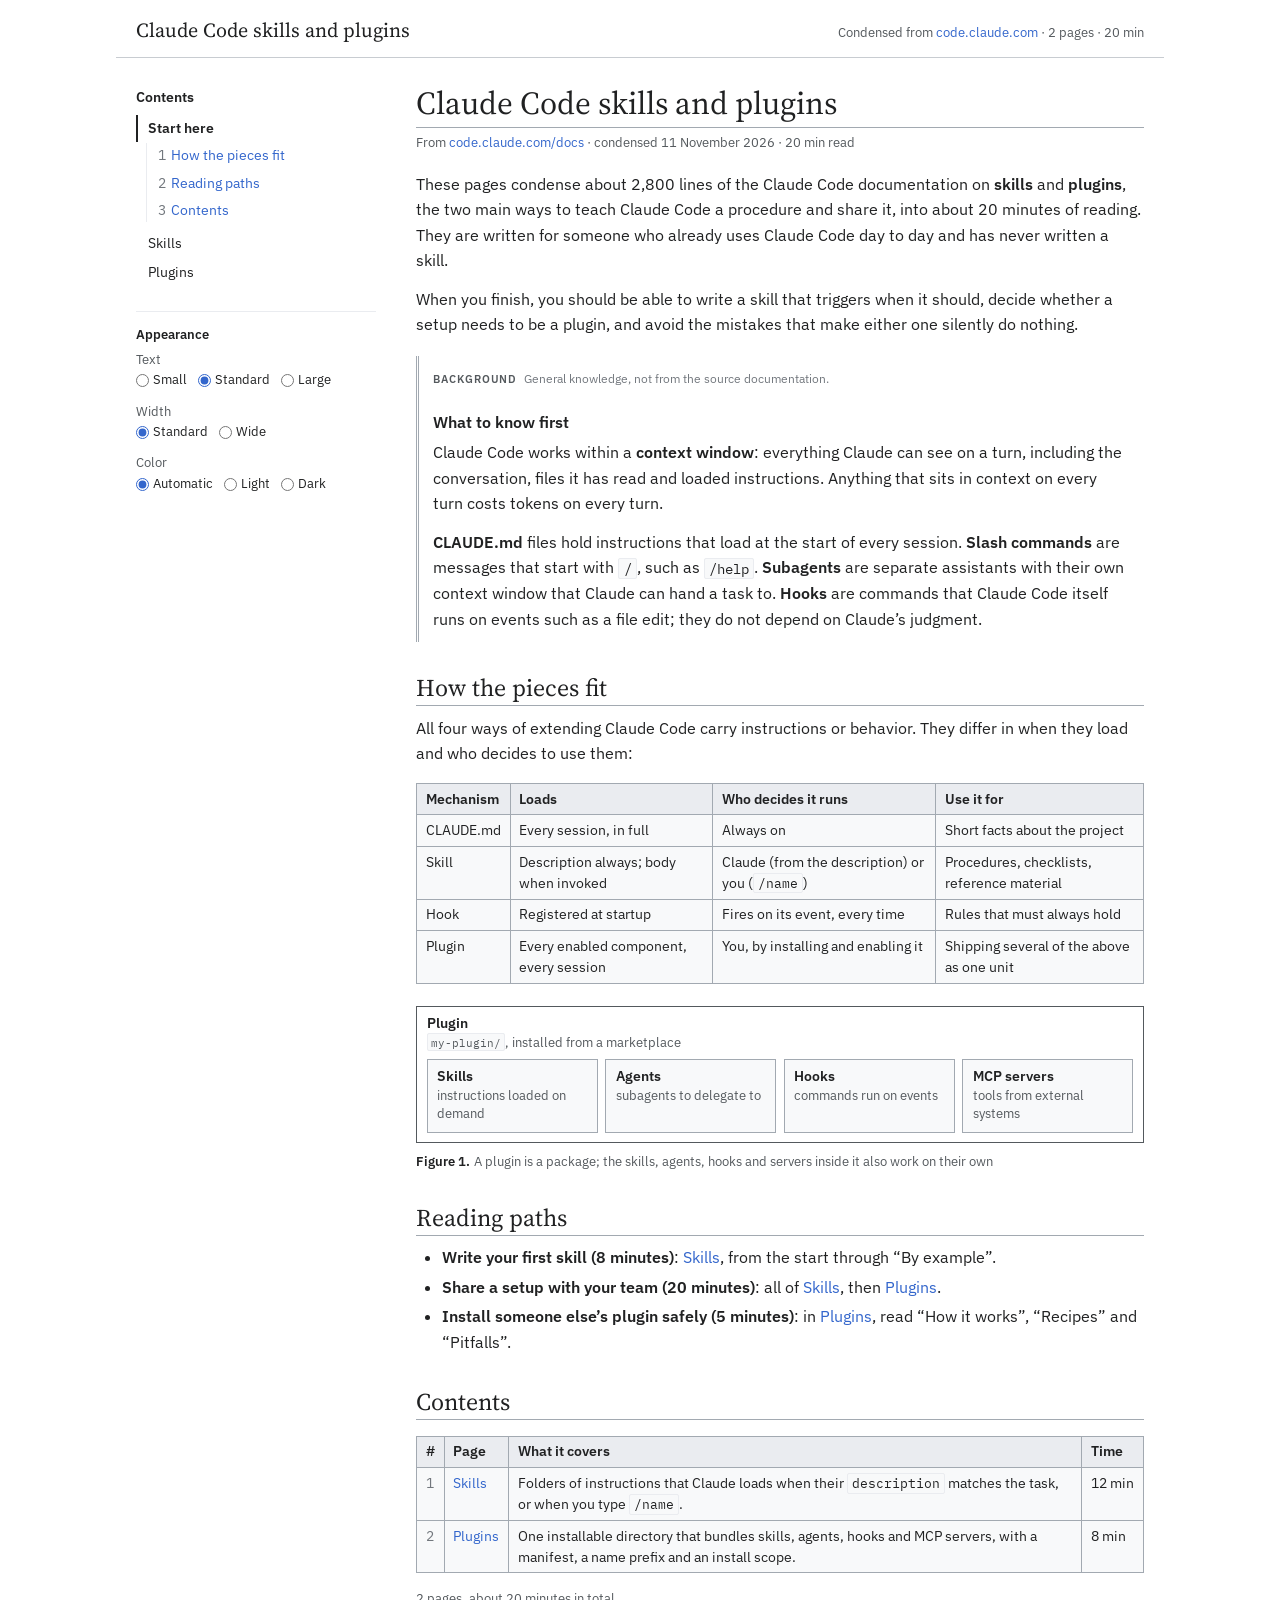
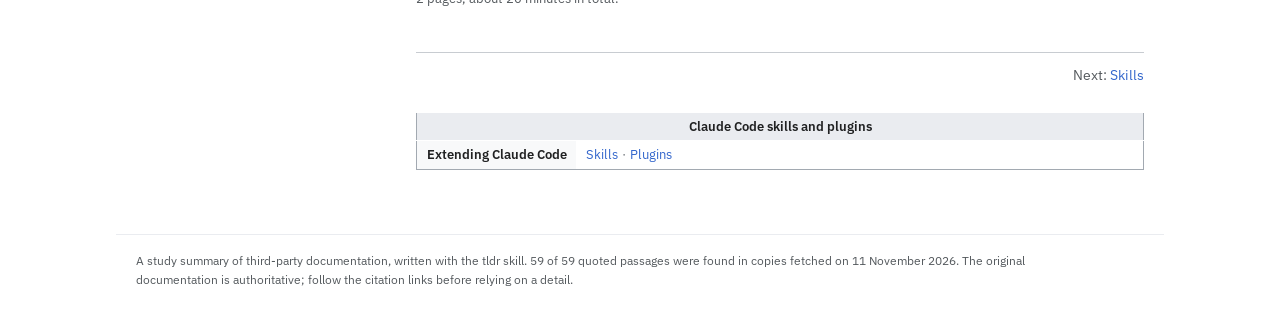
<file: tldr-out/claude-code/index.html>
<!doctype html>
<html lang="en" data-theme="auto" data-size="m" data-width="std">
<head>
<meta charset="utf-8">
<meta name="viewport" content="width=device-width, initial-scale=1">
<meta name="generator" content="tldr skill">
<title>Claude Code skills and plugins</title>
<script>document.documentElement.classList.add("js");try{var a=JSON.parse(localStorage.getItem("tldr-appearance"))||{},r=document.documentElement;["size","width","theme"].forEach(function(k){if(a[k])r.setAttribute("data-"+k,a[k])})}catch(e){}</script>
<link rel="preconnect" href="https://fonts.googleapis.com"><link rel="preconnect" href="https://fonts.gstatic.com" crossorigin><link rel="stylesheet" href="https://fonts.googleapis.com/css2?family=IBM+Plex+Mono:wght@400;500&family=IBM+Plex+Sans:ital,wght@0,400;0,600;1,400&family=Source+Serif+4:opsz,wght@8..60,400;8..60,600&display=swap">
<style>
/* tldr document styles.
   Reference points: Wikipedia (serif headings over a hairline rule, infobox, hatnotes, numbered
   citations, navbox), MyAnimeList (dense label/value facts), Go by Example (prose beside code),
   Butterick (45-90 character measure, 1.6 line height). No shadows, gradients or card grids. */

:root {
  --sans: "IBM Plex Sans", -apple-system, "Segoe UI", system-ui, Roboto, "Helvetica Neue", Arial, sans-serif;
  --serif: "Source Serif 4", "Linux Libertine", Georgia, "Times New Roman", serif;
  --mono: "IBM Plex Mono", ui-monospace, SFMono-Regular, Menlo, Consolas, monospace;
  --measure: 46rem;
  --side: 15rem;
  color-scheme: light;
  --bg: #ffffff;
  --fg: #202122;
  --fg-muted: #54595d;
  --fg-subtle: #72777d;
  --rule: #a2a9b1;
  --rule-soft: #c8ccd1;
  --rule-faint: #eaecf0;
  --surface: #f8f9fa;
  --surface-2: #eaecf0;
  --link: #3366cc;
  --link-visited: #6a60b0;
  --link-hover: #2a4b8d;
  --note: #3366cc;
  --note-bg: #f1f4fd;
  --tip: #177860;
  --tip-bg: #eaf6f1;
  --warn: #886425;
  --warn-line: #ab7f2a;
  --warn-bg: #fdf2d5;
  --mark: #eaf3ff;
  --ph: #7d4fb0;
  --key: #2a4b8d;
  --add-bg: #e6f4ea;
  --del-bg: #fdeceb;
}

:root[data-theme="dark"] {
  color-scheme: dark;
  --bg: #101418;
  --fg: #eaecf0;
  --fg-muted: #a2a9b1;
  --fg-subtle: #8f959c;
  --rule: #72777d;
  --rule-soft: #54595d;
  --rule-faint: #2c3036;
  --surface: #181c21;
  --surface-2: #262a30;
  --link: #88a3e8;
  --link-visited: #a799cd;
  --link-hover: #b0c3f2;
  --note: #88a3e8;
  --note-bg: #182238;
  --tip: #4fb895;
  --tip-bg: #13281f;
  --warn: #dfb35f;
  --warn-line: #b8913f;
  --warn-bg: #2b2313;
  --mark: #233250;
  --ph: #c4a7f0;
  --key: #9fb4ec;
  --add-bg: #15301f;
  --del-bg: #3a1c1a;
}

@media (prefers-color-scheme: dark) {
  :root:not([data-theme="light"]) {
    color-scheme: dark;
    --bg: #101418;
    --fg: #eaecf0;
    --fg-muted: #a2a9b1;
    --fg-subtle: #8f959c;
    --rule: #72777d;
    --rule-soft: #54595d;
    --rule-faint: #2c3036;
    --surface: #181c21;
    --surface-2: #262a30;
    --link: #88a3e8;
    --link-visited: #a799cd;
    --link-hover: #b0c3f2;
    --note: #88a3e8;
    --note-bg: #182238;
    --tip: #4fb895;
    --tip-bg: #13281f;
    --warn: #dfb35f;
    --warn-line: #b8913f;
    --warn-bg: #2b2313;
    --mark: #233250;
    --ph: #c4a7f0;
    --key: #9fb4ec;
    --add-bg: #15301f;
    --del-bg: #3a1c1a;
  }
}

:root[data-size="s"] { font-size: 14.5px; }
:root[data-size="l"] { font-size: 18px; }
:root[data-width="wide"] { --measure: 64rem; }

/* ---------- base ---------- */

*, *::before, *::after { box-sizing: border-box; }
html { -webkit-text-size-adjust: 100%; text-size-adjust: 100%; }
body {
  margin: 0;
  background: var(--bg);
  color: var(--fg);
  font-family: var(--sans);
  font-size: 1rem;
  line-height: 1.6;
  font-kerning: normal;
  overflow-wrap: break-word;
}
a { color: var(--link); text-decoration: none; }
a:visited { color: var(--link-visited); }
a:hover { color: var(--link-hover); text-decoration: underline; text-underline-offset: .15em; }
:focus-visible { outline: 2px solid var(--link); outline-offset: 2px; }
::selection { background: var(--mark); }
.skip { position: absolute; left: -999px; top: 0; padding: .5rem .75rem; background: var(--bg); }
.skip:focus { left: .5rem; z-index: 10; }

p { margin: 0 0 .8em; }
ul, ol { margin: .3em 0 .9em; padding-left: 1.6em; }
li { margin: 0 0 .25em; }
li > ul, li > ol { margin: .25em 0 .35em; }
li > p { margin: 0 0 .4em; }
dl { margin: .5em 0 1em; }
dt { font-weight: 600; }
dd { margin: 0 0 .6em 1.6em; }
dd > p:last-child { margin-bottom: 0; }
strong { font-weight: 600; }
hr { border: 0; border-top: 1px solid var(--rule-soft); margin: 2rem 0; }
blockquote {
  margin: 1em 0; padding: 0 0 0 1em;
  border-left: 2px solid var(--rule-soft);
  color: var(--fg-muted);
}
img { max-width: 100%; height: auto; }
abbr[title] { text-decoration: underline dotted; cursor: help; }

code, kbd, pre, samp, var { font-family: var(--mono); }
code {
  font-size: .875em;
  background: var(--surface);
  border: 1px solid var(--rule-faint);
  border-radius: 2px;
  padding: .05em .3em;
}
pre code { font-size: inherit; background: none; border: 0; padding: 0; border-radius: 0; }
pre, .table-wrap, .dg-scroll, .toc { scrollbar-width: thin; scrollbar-color: var(--rule-soft) transparent; }
a code { color: inherit; }
code.nw { white-space: nowrap; }

/* ---------- frame ---------- */

.masthead {
  display: flex; flex-wrap: wrap; align-items: baseline; justify-content: space-between;
  gap: .25rem 1.5rem;
  max-width: calc(var(--side) + var(--measure) + 4.5rem);
  margin: 0 auto;
  padding: .85rem 1.25rem .7rem;
  border-bottom: 1px solid var(--rule-soft);
}
.mh-title { font-family: var(--serif); font-size: 1.25rem; color: var(--fg); }
.mh-title:visited { color: var(--fg); }
.mh-meta { font-size: .8125rem; color: var(--fg-muted); }

.layout {
  display: grid;
  grid-template-columns: var(--side) minmax(0, 1fr);
  gap: 2.5rem;
  max-width: calc(var(--side) + var(--measure) + 4.5rem);
  margin: 0 auto;
  padding: 0 1.25rem;
}
main { min-width: 0; max-width: var(--measure); padding: 1.6rem 0 4rem; }

/* ---------- sidebar contents ---------- */

.toc {
  position: sticky; top: 0; align-self: start;
  max-height: 100vh; overflow-y: auto;
  padding: 1.6rem 0 2rem;
  font-size: .875rem; line-height: 1.45;
}
.toc summary {
  font-weight: 600; cursor: pointer; padding: .2rem 0 .5rem;
  list-style: none;
}
.toc summary::-webkit-details-marker { display: none; }
.toc-pages, .toc-secs { list-style: none; margin: 0; padding: 0; }
.toc-pages > li { margin: 0 0 .15rem; }
.toc-pages > li > a { display: block; padding: .2rem 0 .2rem .6rem; border-left: 2px solid transparent; color: var(--fg); }
.toc-pages > li > a:visited { color: var(--fg); }
.toc-pages > li.active > a { font-weight: 600; border-left-color: var(--fg); }
.toc-secs { margin: .1rem 0 .45rem .6rem; border-left: 1px solid var(--rule-faint); }
.toc-secs .toc-secs { margin: 0 0 0 .7rem; border-left: 0; }
.toc-secs a { display: block; padding: .12rem 0 .12rem .7rem; color: var(--link); }
.toc-secs a.current { color: var(--fg); font-weight: 600; }
.tn { color: var(--fg-subtle); margin-right: .35em; font-variant-numeric: tabular-nums; }
html.js .toc-pages > li:not(.active) > .toc-secs { display: none; }

.appearance { margin-top: 1.6rem; padding-top: .9rem; border-top: 1px solid var(--rule-faint); font-size: .8125rem; }
html:not(.js) .appearance { display: none; }
.ap-title { font-weight: 600; margin-bottom: .35rem; }
.appearance fieldset { border: 0; margin: 0 0 .6rem; padding: 0; }
.appearance legend { color: var(--fg-muted); padding: 0; margin-bottom: .1rem; }
.appearance label { display: inline-flex; align-items: center; gap: .25rem; margin-right: .7rem; cursor: pointer; }
.appearance input { margin: 0; accent-color: var(--link); }

/* ---------- page head ---------- */

article.page[hidden] { display: none; }
/* before app.js routes, show only the first page; without JavaScript every page shows */
html.js:not(.routed) article.page + article.page { display: none; }
h1, h2 {
  font-family: var(--serif);
  font-weight: 400;
  line-height: 1.3;
  border-bottom: 1px solid var(--rule);
  overflow: hidden; /* rule stops at a floated infobox */
}
h1 { font-size: 2rem; margin: 0 0 .1rem; padding-bottom: .1rem; }
h2 { font-size: 1.5rem; margin: 1.9rem 0 .6rem; padding-bottom: .1rem; }
h3 { font-size: 1.15rem; font-weight: 600; line-height: 1.4; margin: 1.5rem 0 .4rem; overflow: hidden; }
h4 { font-size: 1rem; font-weight: 600; margin: 1.2rem 0 .3rem; overflow: hidden; }
h2, h3, h4 { scroll-margin-top: 1rem; }
.tagline { font-size: .8125rem; color: var(--fg-muted); margin: .35rem 0 1.1rem; }

.hatnote { font-style: italic; padding-left: 1.6em; margin: -.1rem 0 .8rem; }
.hatnote a, .hatnote code { font-style: normal; }

/* ---------- infobox ---------- */

.infobox {
  float: right; clear: right;
  width: 19rem;
  margin: .25rem 0 1rem 1.5rem;
  border: 1px solid var(--rule);
  border-collapse: collapse;
  background: var(--surface);
  font-size: .8125rem; line-height: 1.45;
}
.infobox th, .infobox td { padding: .3rem .55rem; vertical-align: top; text-align: left; }
.infobox th { font-weight: 600; width: 36%; }
.infobox .ib-title { font-family: var(--serif); font-size: 1.15rem; font-weight: 600; text-align: center; padding: .5rem .55rem .35rem; width: auto; }
.infobox .ib-group { background: var(--surface-2); text-align: center; width: auto; }
.infobox .ib-image { text-align: center; }
.infobox .ib-image figcaption { font-size: .75rem; color: var(--fg-muted); }
.infobox code { font-size: .8125rem; }
.infobox p { margin: 0; }
.infobox ul { margin: 0; padding-left: 1.1em; }

/* ---------- callouts ---------- */

.callout, .background, .exercise {
  display: flow-root;
  margin: 1.1rem 0;
  padding: .6rem .9rem;
}
.callout { border-left: 3px solid var(--note); background: var(--note-bg); }
.callout.tip { border-left-color: var(--tip); background: var(--tip-bg); }
.callout.warning { border-left-color: var(--warn-line); background: var(--warn-bg); }
.callout > :last-child, .background > :last-child, .exercise > :last-child { margin-bottom: 0; }
.callout-head { margin: 0 0 .25rem; }
.label {
  font-size: .6875rem; font-weight: 600; letter-spacing: .08em; text-transform: uppercase;
  color: var(--note); margin-right: .45rem;
}
.callout.tip .label { color: var(--tip); }
.callout.warning .label { color: var(--warn); }
.callout-title { font-weight: 600; }
.background { border-left: 3px double var(--rule); }
.background .label { color: var(--fg-muted); }
.background .aside { font-size: .75rem; color: var(--fg-subtle); }
.exercise { border: 1px solid var(--rule-soft); padding: .8rem 1rem; }
.exercise .label { color: var(--fg-muted); }

/* ---------- code ---------- */

figure { margin: 0; }
figure.code, pre { margin: 1rem 0; }
figure.code { position: relative; }
figure.code > pre { margin: 0; }
pre {
  position: relative;
  background: var(--surface);
  border: 1px solid var(--rule-faint);
  padding: .7rem .9rem;
  overflow-x: auto;
  font-size: .8125rem; line-height: 1.6;
  tab-size: 2;
}
figure.code > figcaption {
  display: flex; justify-content: space-between; gap: 1rem;
  font-family: var(--mono); font-size: .75rem; color: var(--fg-muted);
  background: var(--surface-2);
  border: 1px solid var(--rule-faint); border-bottom: 0;
  padding: .2rem .9rem;
}
figure.code.output > pre { background: var(--bg); color: var(--fg-muted); border-style: dashed; border-color: var(--rule-soft); }
figure.code.output > figcaption { background: var(--bg); border-style: dashed; border-color: var(--rule-soft); }
pre .c { color: var(--fg-subtle); }
pre .k { color: var(--key); }
pre .p { color: var(--fg-subtle); user-select: none; -webkit-user-select: none; }
pre .o { color: var(--fg-muted); }
pre .ins { background: var(--add-bg); display: inline-block; min-width: 100%; }
pre .del { background: var(--del-bg); display: inline-block; min-width: 100%; }
var { font-style: normal; color: var(--ph); border-bottom: 1px dotted currentColor; }
.copy {
  position: absolute; top: .3rem; right: .3rem;
  font: .6875rem var(--sans); color: var(--fg-muted);
  background: var(--bg); border: 1px solid var(--rule-soft); border-radius: 2px;
  padding: .1rem .45rem; cursor: pointer;
  opacity: 0;
}
.copy.in-cap { position: static; padding: 0 .4rem; margin-left: .6rem; }
.cap-right { margin-left: auto; display: inline-flex; align-items: center; }
figure.code:hover .copy, .copy:focus, .copy.done { opacity: 1; }
@media (hover: none) { .copy { opacity: 1; } }

/* ---------- worked example (prose beside code) ---------- */

.example { margin: 1.4rem 0; clear: right; border-top: 1px solid var(--rule-soft); border-bottom: 1px solid var(--rule-soft); }
.example > figcaption { padding: .5rem 0 .35rem; }
.ex-row { display: grid; grid-template-columns: minmax(0, 5fr) minmax(0, 7fr); }
.ex-docs { padding: .55rem 1.1rem .55rem 0; font-size: .9375rem; }
.ex-docs > :last-child { margin-bottom: 0; }
.ex-code { background: var(--surface); padding: .1rem 0; border-left: 1px solid var(--rule-faint); }
.ex-code.empty { background: transparent; }
.ex-code pre, .ex-code figure.code { margin: 0; border: 0; background: transparent; }
.ex-code figure.code > figcaption { border: 0; background: transparent; padding-top: .45rem; }
.ex-code figure.code.output > pre { color: var(--fg-muted); border-top: 1px dashed var(--rule-soft); }

/* ---------- recipes (task: command) ---------- */

.recipes { list-style: none; padding: 0; margin: 1rem 0 1.2rem; }
.recipes > li { margin: 0 0 .85rem; }
.recipes .rc-desc { margin: 0 0 .25rem; }
.recipes pre { margin: 0; padding: .45rem .8rem; }

/* ---------- self-check ---------- */

.recall { padding-left: 1.6em; margin: .6rem 0 1rem; }
.recall > li { margin: 0 0 .55rem; }
.recall summary { cursor: pointer; list-style: none; }
.recall summary::-webkit-details-marker { display: none; }
.recall summary::after {
  content: "Show answer"; margin-left: .6em;
  font-size: .75rem; color: var(--link); white-space: nowrap;
}
.recall details[open] summary::after { content: "Hide answer"; }
.recall .answer { margin: .35rem 0 .2rem; padding: .1rem 0 .1rem .85rem; border-left: 2px solid var(--rule-soft); }
.recall .answer > :last-child { margin-bottom: 0; }

/* ---------- tables ---------- */

.table-wrap { display: flow-root; overflow-x: auto; margin: 1rem 0; }
table.wikitable {
  border-collapse: collapse;
  border: 1px solid var(--rule);
  background: var(--surface);
  font-size: .875rem; line-height: 1.5;
}
.wikitable th, .wikitable td { border: 1px solid var(--rule); padding: .3rem .55rem; vertical-align: top; text-align: left; }
.wikitable th { background: var(--surface-2); font-weight: 600; }
.wikitable code { font-size: .8125rem; white-space: nowrap; }
.wikitable td > p { margin: 0; }

/* ---------- figures and diagrams ---------- */

.dg, figure.image { margin: 1.4rem 0; clear: right; }
.dg > figcaption, figure.image > figcaption, .example > figcaption.ex-cap {
  font-size: .8125rem; line-height: 1.5; color: var(--fg-muted); margin-top: .55rem;
}
.fig-n { font-weight: 600; color: var(--fg); margin-right: .3em; }
figure.image img { display: block; border: 1px solid var(--rule-faint); }
.credit { color: var(--fg-subtle); }

/* flow: boxes and arrows */
.fl-track { display: flex; align-items: stretch; }
.fl-node {
  flex: 1 1 0; min-width: 0;
  border: 1px solid var(--fg-muted);
  background: var(--bg);
  padding: .45rem .6rem;
  font-size: .875rem; line-height: 1.4;
  display: flex; flex-direction: column; justify-content: center; gap: .4rem;
}
.fl-alt { display: flex; flex-direction: column; gap: .15rem; }
.fl-or { font-size: .6875rem; color: var(--fg-subtle); text-transform: uppercase; letter-spacing: .08em; text-align: center; }
.fl-label { font-weight: 600; }
.fl-note { display: block; font-size: .8125rem; color: var(--fg-muted); }
.fl-edge {
  flex: 0 0 auto; width: 3.4rem;
  display: flex; flex-direction: column; align-items: center; justify-content: center;
  color: var(--fg-muted); padding: 0 .2rem;
}
.fl-edge:has(.fl-elabel) { width: 5.4rem; }
.fl-elabel code, .fl-elabel code.nw { white-space: normal; overflow-wrap: anywhere; font-size: .625rem; }
.fl-elabel { font-size: .6875rem; line-height: 1.25; text-align: center; margin-bottom: .1rem; }
.fl-arrow { width: 2.2rem; height: .8rem; fill: none; stroke: currentColor; stroke-width: 1.3; overflow: visible; }
.fl-loop {
  position: relative;
  margin: 0 12% 0;
  height: .9rem;
  border: 1px solid var(--fg-muted); border-top: 0;
}
.fl-loop::before {
  content: ""; position: absolute; left: -5px; top: -2px;
  border: 4.5px solid transparent; border-top: 0; border-bottom: 7px solid var(--fg-muted);
}
.fl-loop-label { text-align: center; font-size: .75rem; color: var(--fg-muted); margin-top: .2rem; }
.flow.v .fl-track { flex-direction: column; max-width: 30rem; }
.flow.v .fl-edge { width: auto; height: 2.4rem; flex-direction: row; gap: .5rem; padding: 0; }
.flow.v .fl-arrow { transform: rotate(90deg); width: 1.6rem; }
.flow.v .fl-elabel { order: 2; text-align: left; margin: 0; }
.flow.v .fl-loop { display: none; }

/* sequence: inline SVG */
.dg-scroll { overflow-x: auto; }
.seq-svg { display: block; max-width: 100%; height: auto; }
.seq-svg text { font-family: var(--sans); font-size: 13px; fill: var(--fg); }
.seq-svg .sq-box { fill: var(--surface); stroke: var(--fg-muted); }
.seq-svg .sq-life { stroke: var(--rule); stroke-dasharray: 3 4; }
.seq-svg .sq-msg { stroke: var(--fg); stroke-width: 1.2; fill: none; }
.seq-svg .sq-msg.reply { stroke-dasharray: 5 4; stroke: var(--fg-muted); }
.seq-svg .sq-head { fill: var(--fg); }
.seq-svg .sq-head.reply { fill: var(--fg-muted); }
.seq-svg .sq-note { fill: var(--warn-bg); stroke: var(--warn-line); stroke-width: .8; }
.seq-svg .sq-lab { font-size: 12px; }
.seq-svg .sq-who { font-weight: 600; }

/* stack: ordered layers */
.st-wrap { display: flex; gap: .5rem; }
.st-axis { position: relative; width: 1.5rem; flex: 0 0 auto; display: flex; align-items: center; justify-content: center; }
.st-axis::before { content: ""; position: absolute; top: .2rem; bottom: .2rem; left: 50%; border-left: 1px solid var(--fg-muted); }
.st-axis.up::after, .st-axis.down::after {
  content: ""; position: absolute; left: calc(50% - 4px);
  border: 4.5px solid transparent;
}
.st-axis.up::after { top: -.1rem; border-top: 0; border-bottom: 7px solid var(--fg-muted); }
.st-axis.down::after { bottom: -.1rem; border-bottom: 0; border-top: 7px solid var(--fg-muted); }
.st-axis span {
  position: relative; writing-mode: vertical-rl; transform: rotate(180deg);
  background: var(--bg); color: var(--fg-muted); font-size: .75rem; padding: .35rem 0;
}
.st { list-style: none; margin: 0; padding: 0; flex: 1; min-width: 0; border: 1px solid var(--fg-muted); }
.st > li { display: flex; flex-wrap: wrap; gap: .1rem 1rem; margin: 0; padding: .45rem .7rem; border-top: 1px solid var(--rule-soft); font-size: .875rem; }
.st > li:first-child { border-top: 0; }
.st > li.hi { background: var(--surface-2); }
.st-label { font-weight: 600; flex: 0 0 11rem; }
.st-note { color: var(--fg-muted); flex: 1 1 14rem; }

/* tree: directory or hierarchy */
.tree-pre { background: transparent; border: 0; border-left: 1px solid var(--rule-soft); padding: .2rem 0 .2rem 1rem; line-height: 1.55; }
.tree-pre .t-dir { font-weight: 500; color: var(--fg); }
.tree-pre .t-pre { color: var(--rule); }
.tree-pre .t-com { color: var(--fg-subtle); }

/* nest: containment */
.nest-box { border: 1px solid var(--fg-muted); background: var(--bg); padding: .45rem .6rem .55rem; font-size: .875rem; line-height: 1.4; }
.nest-box.d1 { background: var(--surface); border-color: var(--rule); }
.nest-box.d2 { background: var(--bg); border-color: var(--rule-soft); }
.nest-box.d3 { background: var(--surface); border-color: var(--rule-soft); }
.nest-head .nest-label { font-weight: 600; }
.nest-note { display: block; font-size: .8125rem; color: var(--fg-muted); }
.nest-kids { display: flex; flex-wrap: wrap; gap: .45rem; margin-top: .45rem; }
.nest-kids > .nest-box { flex: 1 1 9.5rem; }

.dg.svg svg { max-width: 100%; height: auto; }

/* ---------- references, pager, navbox ---------- */

sup.ref { font-size: .72em; line-height: 0; vertical-align: super; white-space: nowrap; margin-left: .05em; }
sup.ref a { text-decoration: none; }
.references { font-size: .8125rem; line-height: 1.5; padding-left: 2em; }
.references > li { margin: 0 0 .45rem; }
.references > li:target { background: var(--mark); }
.references .back { font-weight: 600; margin-right: .3em; }
.references .back a { margin-right: .15em; }
.references q { quotes: "\201C" "\201D"; }
.references cite { font-style: normal; color: var(--fg-muted); }
.references .unverified { color: var(--warn); }

.pager {
  display: flex; justify-content: space-between; gap: 1rem;
  margin: 2.6rem 0 0; padding-top: .7rem;
  border-top: 1px solid var(--rule-soft);
  font-size: .875rem;
}
.pager .next { margin-left: auto; text-align: right; }
.pager span { color: var(--fg-muted); }

.navbox {
  width: 100%; margin: 1.6rem 0 0; clear: both;
  border: 1px solid var(--rule); border-collapse: collapse;
  font-size: .8125rem; line-height: 1.5;
}
.navbox th, .navbox td { padding: .25rem .6rem; border-top: 1px solid var(--bg); text-align: left; vertical-align: top; }
.navbox .nb-title { background: var(--surface-2); text-align: center; font-weight: 600; }
.navbox .nb-group { background: var(--surface); width: 1%; white-space: nowrap; font-weight: 600; }
.navbox .sep { color: var(--fg-subtle); padding: 0 .3em; }
.navbox .here { font-weight: 600; }

.contents-table td:first-child { color: var(--fg-subtle); font-variant-numeric: tabular-nums; }
.contents-table td:last-child { white-space: nowrap; }

.colophon {
  max-width: calc(var(--side) + var(--measure) + 4.5rem);
  margin: 0 auto; padding: 1rem 1.25rem 2.5rem;
  border-top: 1px solid var(--rule-faint);
  font-size: .75rem; color: var(--fg-muted);
}
.colophon p { margin: 0 0 .3rem; max-width: 60rem; }

/* ---------- narrow screens ---------- */

@media (max-width: 960px) {
  .layout { display: block; }
  .toc { position: static; max-height: none; overflow: visible; padding: .6rem 0; border-bottom: 1px solid var(--rule-faint); }
  .toc summary { padding: .2rem 0; }
  .toc summary::after { content: " +"; color: var(--fg-subtle); }
  .toc details[open] summary::after { content: " \2212"; }
  main { padding-top: 1.2rem; }
}
@media (max-width: 720px) {
  .masthead, .layout, .colophon { padding-left: 1rem; padding-right: 1rem; }
  h1 { font-size: 1.7rem; }
  .infobox { float: none; width: 100%; margin: .2rem 0 1.4rem; }
  /* phones: what the subject is (lead) before the facts (infobox) */
  .page-body { display: flex; flex-direction: column; }
  .page-body > * { order: 3; }
  .page-body > .lead { order: 1; }
  .page-body > .infobox { order: 2; }
  .ex-row { grid-template-columns: minmax(0, 1fr); }
  .ex-docs { padding: .6rem 0 .4rem; }
  .ex-code { border-left: 0; }
  .fl-track { flex-direction: column; }
  .fl-edge { width: auto; height: 2.4rem; flex-direction: row; gap: .5rem; padding: 0; }
  .fl-arrow { transform: rotate(90deg); width: 1.6rem; }
  .fl-elabel { order: 2; text-align: left; margin: 0; }
  .fl-loop { display: none; }
  .st-label { flex-basis: 100%; }
}

/* ---------- print ---------- */

@media print {
  .toc, .masthead .mh-meta, .copy, .pager, .skip { display: none !important; }
  .layout { display: block; max-width: none; padding: 0; }
  main { max-width: none; padding: 0; }
  article.page[hidden] { display: block !important; }
  article.page + article.page { break-before: page; }
  a { color: inherit; }
  pre, .dg, .example, table { break-inside: avoid; }
}

</style>
</head>
<body data-bundle="Claude Code skills and plugins">
<a class="skip" href="#content">Skip to content</a>
<header class="masthead"><a class="mh-title" href="#start">Claude Code skills and plugins</a><span class="mh-meta">Condensed from <a href="https://code.claude.com/docs">code.claude.com</a> · 2 pages · 20 min</span></header>
<div class="layout">
<nav class="toc" aria-label="Contents"><details open><summary>Contents</summary><ol class="toc-pages"><li data-page="start" class="active"><a href="#start">Start here</a><ol class="toc-secs"><li><a href="#start--how-the-pieces-fit"><span class="tn">1</span>How the pieces fit</a></li><li><a href="#start--reading-paths"><span class="tn">2</span>Reading paths</a></li><li><a href="#start--contents"><span class="tn">3</span>Contents</a></li></ol></li><li data-page="skills"><a href="#skills">Skills</a><ol class="toc-secs"><li><a href="#skills--how-it-works"><span class="tn">1</span>How it works</a><ol class="toc-secs"><li><a href="#skills--who-can-invoke-it"><span class="tn">1.1</span>Who can invoke it</a></li><li><a href="#skills--once-loaded-it-stays"><span class="tn">1.2</span>Once loaded, it stays</a></li><li><a href="#skills--before-claude-reads-it-arguments-and-live-data"><span class="tn">1.3</span>Before Claude reads it: arguments and live data</a></li><li><a href="#skills--where-it-lives-decides-who-gets-it"><span class="tn">1.4</span>Where it lives decides who gets it</a></li><li><a href="#skills--running-in-a-subagent-context-fork"><span class="tn">1.5</span>Running in a subagent: <code class="nw">context: fork</code></a></li></ol></li><li><a href="#skills--by-example"><span class="tn">2</span>By example</a></li><li><a href="#skills--recipes"><span class="tn">3</span>Recipes</a></li><li><a href="#skills--reference"><span class="tn">4</span>Reference</a><ol class="toc-secs"><li><a href="#skills--front-matter-you-will-use"><span class="tn">4.1</span>Front matter you will use</a></li><li><a href="#skills--substitutions"><span class="tn">4.2</span>Substitutions</a></li><li><a href="#skills--supporting-files"><span class="tn">4.3</span>Supporting files</a></li></ol></li><li><a href="#skills--pitfalls"><span class="tn">5</span>Pitfalls</a></li><li><a href="#skills--not-covered"><span class="tn">6</span>Not covered</a></li><li><a href="#skills--check-yourself"><span class="tn">7</span>Check yourself</a></li><li><a href="#skills--references"><span class="tn">8</span>References</a></li></ol></li><li data-page="plugins"><a href="#plugins">Plugins</a><ol class="toc-secs"><li><a href="#plugins--how-it-works"><span class="tn">1</span>How it works</a><ol class="toc-secs"><li><a href="#plugins--from-a-marketplace-to-your-session"><span class="tn">1.1</span>From a marketplace to your session</a></li><li><a href="#plugins--enabled-means-present-in-every-session"><span class="tn">1.2</span>Enabled means present in every session</a></li><li><a href="#plugins--scopes-decide-who-has-it"><span class="tn">1.3</span>Scopes decide who has it</a></li><li><a href="#plugins--names-get-a-prefix"><span class="tn">1.4</span>Names get a prefix</a></li></ol></li><li><a href="#plugins--by-example"><span class="tn">2</span>By example</a></li><li><a href="#plugins--recipes"><span class="tn">3</span>Recipes</a></li><li><a href="#plugins--reference"><span class="tn">4</span>Reference</a><ol class="toc-secs"><li><a href="#plugins--layout"><span class="tn">4.1</span>Layout</a></li><li><a href="#plugins--paths-inside-a-plugin"><span class="tn">4.2</span>Paths inside a plugin</a></li><li><a href="#plugins--updates"><span class="tn">4.3</span>Updates</a></li></ol></li><li><a href="#plugins--pitfalls"><span class="tn">5</span>Pitfalls</a></li><li><a href="#plugins--not-covered"><span class="tn">6</span>Not covered</a></li><li><a href="#plugins--check-yourself"><span class="tn">7</span>Check yourself</a></li><li><a href="#plugins--references"><span class="tn">8</span>References</a></li></ol></li></ol><form class="appearance" aria-label="Appearance"><div class="ap-title">Appearance</div><fieldset><legend>Text</legend><label><input type="radio" name="size" value="s"> Small</label><label><input type="radio" name="size" value="m"> Standard</label><label><input type="radio" name="size" value="l"> Large</label></fieldset><fieldset><legend>Width</legend><label><input type="radio" name="width" value="std"> Standard</label><label><input type="radio" name="width" value="wide"> Wide</label></fieldset><fieldset><legend>Color</legend><label><input type="radio" name="theme" value="auto"> Automatic</label><label><input type="radio" name="theme" value="light"> Light</label><label><input type="radio" name="theme" value="dark"> Dark</label></fieldset></form></details></nav>
<main id="content">
<article class="page" id="start" data-title="Claude Code skills and plugins"><header><h1>Claude Code skills and plugins</h1><p class="tagline">From <a href="https://code.claude.com/docs">code.claude.com/docs</a> · condensed 11 November 2026 · 20 min read</p></header><div class="page-body"><div class="lead"><p>These pages condense about 2,800 lines of the Claude Code documentation on <strong>skills</strong> and <strong>plugins</strong>, the two main ways to teach Claude Code a procedure and share it, into about 20 minutes of reading. They are written for someone who already uses Claude Code day to day and has never written a skill.</p>
<p>When you finish, you should be able to write a skill that triggers when it should, decide whether a setup needs to be a plugin, and avoid the mistakes that make either one silently do nothing.</p>
<aside class="background"><p class="callout-head"><span class="label">Background</span><span class="aside">General knowledge, not from the source documentation.</span></p><h4 class="callout-title">What to know first</h4><p>Claude Code works within a <strong>context window</strong>: everything Claude can see on a turn, including the conversation, files it has read and loaded instructions. Anything that sits in context on every turn costs tokens on every turn.</p><p><strong>CLAUDE.md</strong> files hold instructions that load at the start of every session. <strong>Slash commands</strong> are messages that start with <code class="nw">/</code>, such as <code class="nw">/help</code>. <strong>Subagents</strong> are separate assistants with their own context window that Claude can hand a task to. <strong>Hooks</strong> are commands that Claude Code itself runs on events such as a file edit; they do not depend on Claude’s judgment.</p></aside>
</div><h2 id="start--how-the-pieces-fit">How the pieces fit</h2>
<p>All four ways of extending Claude Code carry instructions or behavior. They differ in when they load and who decides to use them:</p>
<div class="table-wrap"><table class="wikitable"><thead><tr><th scope="col">Mechanism</th><th scope="col">Loads</th><th scope="col">Who decides it runs</th><th scope="col">Use it for</th></tr></thead><tbody><tr><td>CLAUDE.md</td><td>Every session, in full</td><td>Always on</td><td>Short facts about the project</td></tr><tr><td>Skill</td><td>Description always; body when invoked</td><td>Claude (from the description) or you (<code class="nw">/name</code>)</td><td>Procedures, checklists, reference material</td></tr><tr><td>Hook</td><td>Registered at startup</td><td>Fires on its event, every time</td><td>Rules that must always hold</td></tr><tr><td>Plugin</td><td>Every enabled component, every session</td><td>You, by installing and enabling it</td><td>Shipping several of the above as one unit</td></tr></tbody></table></div>
<figure class="dg nest"><div class="nest-box d0"><div class="nest-head"><span class="nest-label">Plugin</span><span class="nest-note"><code class="nw">my-plugin/</code>, installed from a marketplace</span></div><div class="nest-kids"><div class="nest-box d1"><div class="nest-head"><span class="nest-label">Skills</span><span class="nest-note">instructions loaded on demand</span></div></div><div class="nest-box d1"><div class="nest-head"><span class="nest-label">Agents</span><span class="nest-note">subagents to delegate to</span></div></div><div class="nest-box d1"><div class="nest-head"><span class="nest-label">Hooks</span><span class="nest-note">commands run on events</span></div></div><div class="nest-box d1"><div class="nest-head"><span class="nest-label">MCP servers</span><span class="nest-note">tools from external systems</span></div></div></div></div><figcaption><span class="fig-n">Figure 1.</span>A plugin is a package; the skills, agents, hooks and servers inside it also work on their own</figcaption></figure>
<h2 id="start--reading-paths">Reading paths</h2>
<ul><li><strong>Write your first skill (8 minutes)</strong>: <a href="#skills">Skills</a>, from the start through “By example”.</li><li><strong>Share a setup with your team (20 minutes)</strong>: all of <a href="#skills">Skills</a>, then <a href="#plugins">Plugins</a>.</li><li><strong>Install someone else’s plugin safely (5 minutes)</strong>: in <a href="#plugins">Plugins</a>, read “How it works”, “Recipes” and “Pitfalls”.</li></ul>
<h2 id="start--contents">Contents</h2>
<div class="table-wrap"><table class="wikitable contents-table"><thead><tr><th scope="col">#</th><th scope="col">Page</th><th scope="col">What it covers</th><th scope="col">Time</th></tr></thead><tbody><tr><td>1</td><td><a href="#skills">Skills</a></td><td>Folders of instructions that Claude loads when their <code class="nw">description</code> matches the task, or when you type <code class="nw">/name</code>.</td><td>12 min</td></tr><tr><td>2</td><td><a href="#plugins">Plugins</a></td><td>One installable directory that bundles skills, agents, hooks and MCP servers, with a manifest, a name prefix and an install scope.</td><td>8 min</td></tr></tbody></table></div><p class="tagline">2 pages, about 20 minutes in total.</p></div><nav class="pager" aria-label="Pages"><a class="next" href="#skills"><span>Next:</span> Skills</a></nav><table class="navbox"><tbody><tr><th colspan="2" class="nb-title">Claude Code skills and plugins</th></tr><tr><th scope="row" class="nb-group">Extending Claude Code</th><td><a href="#skills">Skills</a><span class="sep" aria-hidden="true">·</span><a href="#plugins">Plugins</a></td></tr></tbody></table></article>
<article class="page" id="skills" data-title="Skills"><header><h1>Skills</h1><p class="tagline">From <a href="https://code.claude.com/docs/en/skills">code.claude.com/docs/en/skills</a> · condensed 11 November 2026 · 12 min read</p></header><div class="page-body"><table class="infobox"><tbody><tr><th colspan="2" class="ib-title">Skills</th></tr><tr><th scope="row">Kind</th><td>Markdown instructions that Claude Code loads on demand</td></tr><tr><th scope="row">File</th><td><code class="nw">SKILL.md</code> in a folder named after the skill</td></tr><tr><th scope="row">Run it</th><td><code class="nw">/skill-name</code>, or let Claude load it when relevant</td></tr><tr><th scope="row">Trigger</th><td>the <code class="nw">description</code> in the front matter<sup class="ref" id="skills-r1-3"><a href="#skills-n1" title="“Claude uses this to decide when to apply the skill.” — Extend Claude with skills § Frontmatter reference">[1]</a></sup></td></tr><tr><th scope="row">Standard</th><td><a href="https://agentskills.io">Agent Skills</a>, plus Claude Code extensions</td></tr><tr><th scope="row">Replaces</th><td><code class="nw">.claude/commands/*.md</code> (still supported)</td></tr><tr><th scope="row">Related</th><td><a href="#plugins">Plugins</a>, CLAUDE.md, subagents, hooks</td></tr><tr><th colspan="2" class="ib-group">Limits</th></tr><tr><th scope="row">Listing text</th><td>1,536 characters per skill<sup class="ref" id="skills-r2-2"><a href="#skills-n2" title="“the combined description and whentouse text is truncated at 1,536 characters in the skill listing” — Extend Claude with skills § Frontmatter reference">[2]</a></sup></td></tr><tr><th scope="row">Listing budget</th><td>1% of the context window<sup class="ref" id="skills-r3-2"><a href="#skills-n3" title="“The budget scales at 1% of the model&#x27;s context window.” — Extend Claude with skills § Skill descriptions are cut short">[3]</a></sup></td></tr><tr><th scope="row">After compaction</th><td>first 5,000 tokens of each skill, 25,000 in total<sup class="ref" id="skills-r4-2"><a href="#skills-n4" title="“keeping the first 5,000 tokens of each. Re-attached skills share a combined budget of 25,000 tokens.” — Extend Claude with skills § Skill content lifecycle">[4]</a></sup></td></tr><tr><th scope="row">Body</th><td>under 500 lines (advice)<sup class="ref" id="skills-r5-2"><a href="#skills-n5" title="“Keep SKILL.md under 500 lines.” — Extend Claude with skills § Add supporting files">[5]</a></sup></td></tr><tr><th colspan="2" class="ib-group">This summary</th></tr><tr><th scope="row">Based on</th><td><a href="https://code.claude.com/docs/en/skills#frontmatter-reference">Extend Claude with skills</a></td></tr><tr><th scope="row">Quotes</th><td>33 of 33 found in the fetched pages</td></tr></tbody></table><div class="lead">
<div class="hatnote">This page covers writing and running skills. To package skills with agents, hooks and MCP servers for other people, see <a href="#plugins">Plugins</a>.</div>
<p>A <strong>skill</strong> is a folder holding a <code class="nw">SKILL.md</code> file. The file has two parts: YAML front matter that says when to use the skill, and Markdown instructions that Claude follows when it runs.<sup class="ref" id="skills-r6-1"><a href="#skills-n6" title="“Every skill needs a SKILL.md file with two parts: YAML frontmatter between --- markers that tells Claude when to use the skill, and markdown content with the instructions Claude follows” — Extend Claude with skills § Create your first skill">[6]</a></sup> You can run a skill yourself as <code class="nw">/skill-name</code>, or Claude can load it on its own when your request matches its description.</p>
<p>Create one when you keep pasting the same instructions, checklist or procedure into chat. Unlike CLAUDE.md, which is in context all the time, a skill’s body loads only when it is used, so a long procedure costs almost nothing until you need it.<sup class="ref" id="skills-r7-1"><a href="#skills-n7" title="“Unlike CLAUDE.md content, a skill&#x27;s body loads only when it&#x27;s used, so long reference material costs almost nothing until you need it.” — Extend Claude with skills">[7]</a></sup></p>
</div><h2 id="skills--how-it-works">How it works</h2>
<div class="hatnote">Main article: <a href="https://code.claude.com/docs/en/skills">Extend Claude with skills</a></div>
<p>Suppose you have thirty skills installed. On every turn, Claude sees a short <strong>listing</strong>: each skill’s name and description. That is how it knows what exists. The body of a skill, which may be hundreds of lines, enters the conversation only when the skill is invoked.<sup class="ref" id="skills-r8-1"><a href="#skills-n8" title="“Description always in context, full skill loads when invoked” — Extend Claude with skills § Control who invokes a skill">[8]</a></sup> Everything else about skills follows from this two-stage design: what goes in the description, why bodies can be long, and why too many skills crowd each other out.</p>
<figure class="dg flow"><div class="fl-track"><div class="fl-node"><span class="fl-label">Listing</span><span class="fl-note">name and <code class="nw">description</code> of every skill, on every turn</span></div><div class="fl-edge"><span class="fl-elabel">request matches a description</span><svg class="fl-arrow" viewBox="0 0 32 12" aria-hidden="true"><path d="M1 6H30M25 1.5L30 6L25 10.5"/></svg></div><div class="fl-node"><span class="fl-alt"><span class="fl-label">Claude invokes the skill</span></span><span class="fl-or">or</span><span class="fl-alt"><span class="fl-label">You type <code class="nw">/skill-name</code></span></span></div><div class="fl-edge"><svg class="fl-arrow" viewBox="0 0 32 12" aria-hidden="true"><path d="M1 6H30M25 1.5L30 6L25 10.5"/></svg></div><div class="fl-node"><span class="fl-label">Body enters the conversation</span><span class="fl-note">arguments and <code class="nw">!</code> commands already filled in</span></div><div class="fl-edge"><svg class="fl-arrow" viewBox="0 0 32 12" aria-hidden="true"><path d="M1 6H30M25 1.5L30 6L25 10.5"/></svg></div><div class="fl-node"><span class="fl-label">Claude follows the instructions</span></div></div><figcaption><span class="fig-n">Figure 1.</span>A skill costs a line in the listing until it is used; then its whole body joins the conversation</figcaption></figure>
<p>The <code class="nw">description</code> is therefore the trigger. Claude uses it “to decide when to apply the skill”,<sup class="ref" id="skills-r1-1"><a href="#skills-n1" title="“Claude uses this to decide when to apply the skill.” — Extend Claude with skills § Frontmatter reference">[1]</a></sup> so it has to contain the words people actually say when they need it. Put the main use case first: the listing truncates each skill’s description at 1,536 characters,<sup class="ref" id="skills-r2-1"><a href="#skills-n2" title="“the combined description and whentouse text is truncated at 1,536 characters in the skill listing” — Extend Claude with skills § Frontmatter reference">[2]</a></sup> and when you have many skills, Claude Code drops whole descriptions, starting with the skills you invoke least, to stay within a budget of 1% of the context window.<sup class="ref" id="skills-r3-1"><a href="#skills-n3" title="“The budget scales at 1% of the model&#x27;s context window.” — Extend Claude with skills § Skill descriptions are cut short">[3]</a></sup></p>
<h3 id="skills--who-can-invoke-it">Who can invoke it</h3>
<p>By default both you and Claude can invoke any skill. Two front matter fields narrow that, and each has a different effect on what sits in context:</p>
<div class="table-wrap"><table class="wikitable"><thead><tr><th scope="col">Front matter</th><th scope="col">You can run it</th><th scope="col">Claude can run it</th><th scope="col">In context before it runs</th></tr></thead><tbody><tr><td>(neither field)</td><td>Yes</td><td>Yes</td><td>The description</td></tr><tr><td><code>disable-model-invocation: true</code></td><td>Yes</td><td>No</td><td>Nothing<sup class="ref" id="skills-r9-1"><a href="#skills-n9" title="“Description not in context, full skill loads when invoked” — Extend Claude with skills § Control who invokes a skill">[9]</a></sup></td></tr><tr><td><code class="nw">user-invocable: false</code></td><td>No</td><td>Yes</td><td>The description</td></tr></tbody></table></div>
<p>Use <code>disable-model-invocation: true</code> for anything with side effects, such as deploying, committing or sending messages. The docs’ reason: “You don’t want Claude deciding to deploy because your code looks ready.”<sup class="ref" id="skills-r10-1"><a href="#skills-n10" title="“You don&#x27;t want Claude deciding to deploy because your code looks ready.” — Extend Claude with skills § Control who invokes a skill">[10]</a></sup> Use <code class="nw">user-invocable: false</code> for background knowledge that makes no sense as a command, such as how a legacy system works.</p>
<p>Where you type the name matters too. <code class="nw">/deploy staging</code> at the <strong>start</strong> of a message runs the skill. Typed after other words, as in “go ahead and /deploy to staging”, the name only gives Claude permission to run it.<sup class="ref" id="skills-r11-1"><a href="#skills-n11" title="“To run a skill directly, put its name at the start of your message.” — Extend Claude with skills § Where you write the skill&#x27;s name">[11]</a></sup></p>
<h3 id="skills--once-loaded-it-stays">Once loaded, it stays</h3>
<p>When a skill runs, Claude Code renders it and adds the result to the conversation “as a single message”, where it stays across later turns.<sup class="ref" id="skills-r12-1"><a href="#skills-n12" title="“the rendered SKILL.md content enters the conversation as a single message and stays there across later turns” — Extend Claude with skills § Skill content lifecycle">[12]</a></sup> Claude Code “does not re-read the skill file on later turns”.<sup class="ref" id="skills-r13-1"><a href="#skills-n13" title="“Claude Code does not re-read the skill file on later turns” — Extend Claude with skills § Skill content lifecycle">[13]</a></sup> Two consequences follow:</p>
<ul><li><strong>Write standing instructions, not one-time steps.</strong> “Run the tests after every edit” keeps working; “Run the tests” is done once and forgotten.</li><li><strong>Put the important rules first.</strong> When the conversation is compacted, Claude Code re-attaches each invoked skill but keeps only its first 5,000 tokens, within 25,000 tokens for all skills together.<sup class="ref" id="skills-r4-1"><a href="#skills-n4" title="“keeping the first 5,000 tokens of each. Re-attached skills share a combined budget of 25,000 tokens.” — Extend Claude with skills § Skill content lifecycle">[4]</a></sup></li></ul>
<p>Permissions don’t persist the way the text does. An <code class="nw">allowed-tools</code> grant clears when you send your next message,<sup class="ref" id="skills-r14-1"><a href="#skills-n14" title="“an allowed-tools grant clears when you send your next message” — Extend Claude with skills § Skill content lifecycle">[14]</a></sup> and invoking the skill again grants it again.</p>
<h3 id="skills--before-claude-reads-it-arguments-and-live-data">Before Claude reads it: arguments and live data</h3>
<p>Claude Code processes the file before Claude sees it. It substitutes arguments, such as <code class="nw">$ARGUMENTS</code>, <code class="nw">$0</code> and <code class="nw">$1</code>, and it runs every line of the form <code class="nw">!`command`</code>, replacing the line with the command’s output. “Claude receives actual data, not the command itself.”<sup class="ref" id="skills-r15-1"><a href="#skills-n15" title="“The command output replaces the placeholder, so Claude receives actual data, not the command itself.” — Extend Claude with skills § Inject dynamic context">[15]</a></sup></p>
<figure class="dg sequence"><div class="dg-scroll"><svg class="seq-svg" viewBox="0 0 854 252" width="854" height="252" style="min-width:529px" role="img" aria-label="Sequence diagram: You, Claude Code, Claude"><line class="sq-life" x1="145.0" y1="38.0" x2="145.0" y2="252.0"/><rect class="sq-box" x="100.0" y="8" width="90.0" height="30"/><text class="sq-who" x="145.0" y="27.5" text-anchor="middle">You</text><line class="sq-life" x1="423.0" y1="38.0" x2="423.0" y2="252.0"/><rect class="sq-box" x="368.2" y="8" width="109.6" height="30"/><text class="sq-who" x="423.0" y="27.5" text-anchor="middle">Claude Code</text><line class="sq-life" x1="701.0" y1="38.0" x2="701.0" y2="252.0"/><rect class="sq-box" x="656.0" y="8" width="90.0" height="30"/><text class="sq-who" x="701.0" y="27.5" text-anchor="middle">Claude</text><text class="sq-lab" x="284.0" y="55.0" text-anchor="middle">/fix-issue 123</text><path class="sq-msg" d="M146.0 62.0H414.0"/><path class="sq-head" d="M422.0 62.0L414.0 58.0L414.0 66.0Z"/><text class="sq-lab" x="463.0" y="108.0">$ARGUMENTS becomes 123</text><path class="sq-msg" d="M424.0 96.0H453.0V114.0H432.0"/><path class="sq-head" d="M424.0 114.0L432.0 110.0L432.0 118.0Z"/><text class="sq-lab" x="463.0" y="150.0">run each !command, insert output</text><path class="sq-msg" d="M424.0 138.0H453.0V156.0H432.0"/><path class="sq-head" d="M424.0 156.0L432.0 152.0L432.0 160.0Z"/><text class="sq-lab" x="562.0" y="179.0" text-anchor="middle">rendered SKILL.md, one message</text><path class="sq-msg" d="M424.0 186.0H692.0"/><path class="sq-head" d="M700.0 186.0L692.0 182.0L692.0 190.0Z"/><rect class="sq-note" x="571.0" y="211.0" width="260.0" height="24"/><text class="sq-lab" x="701.0" y="227.5" text-anchor="middle">stays in context; file not re-read</text></svg></div><figcaption><span class="fig-n">Figure 2.</span>What happens when you type /fix-issue 123</figcaption></figure>
<p>This preprocessing is all-or-nothing: “A failed command aborts the entire skill invocation, not just its own placeholder.”<sup class="ref" id="skills-r16-1"><a href="#skills-n16" title="“A failed command aborts the entire skill invocation, not just its own placeholder.” — Extend Claude with skills § When an injected command fails">[16]</a></sup> With the default bash shell, any non-zero exit code counts as a failure, except exit code 1 from search and comparison commands.</p>
<h3 id="skills--where-it-lives-decides-who-gets-it">Where it lives decides who gets it</h3>
<p>The folder a skill sits in decides which sessions load it. Save it under your home directory for every project, commit it to a repository to share it with the team, or ship it in a plugin.</p>
<div class="table-wrap"><table class="wikitable"><thead><tr><th scope="col">Location</th><th scope="col">Path</th><th scope="col">Loads in</th></tr></thead><tbody><tr><td>Personal</td><td><code>~/.claude/skills/&lt;name&gt;/SKILL.md</code></td><td>All your projects on this machine, but not Cowork or cloud sessions<sup class="ref" id="skills-r17-1"><a href="#skills-n17" title="“All your projects on this machine, but not Cowork or cloud sessions” — Extend Claude with skills § Choose where skills load">[17]</a></sup></td></tr><tr><td>Project</td><td><code>.claude/skills/&lt;name&gt;/SKILL.md</code></td><td>Sessions in this repository; commit it for your team</td></tr><tr><td>Nested</td><td><code>&lt;subdir&gt;/.claude/skills/&lt;name&gt;/SKILL.md</code></td><td>Once Claude works on files in <code class="nw">&lt;subdir&gt;</code></td></tr><tr><td>Enterprise</td><td><code class="nw">.claude/skills/</code> in the managed settings directory</td><td>Every user your organization deploys it to</td></tr><tr><td>Plugin</td><td><code>&lt;plugin&gt;/skills/&lt;name&gt;/SKILL.md</code></td><td>Wherever the plugin is enabled, as <code class="nw">/plugin-name:skill-name</code></td></tr></tbody></table></div>
<p>Claude Code also reads <code class="nw">.claude/skills/</code> in every parent directory up to the repository root,<sup class="ref" id="skills-r18-1"><a href="#skills-n18" title="“Claude Code loads project skills from .claude/skills/ in the directory where you start it and in every parent directory up to the repository root” — Extend Claude with skills § Load skills in monorepos and subdirectories">[18]</a></sup> so starting in <code class="nw">packages/frontend/</code> still picks up skills defined at the root. Skills in subdirectories below where you started load only the first time Claude reads or edits a file there.<sup class="ref" id="skills-r19-1"><a href="#skills-n19" title="“Skills in a .claude/skills/ directory below where you started don&#x27;t load at startup.” — Extend Claude with skills § Load skills in monorepos and subdirectories">[19]</a></sup></p>
<figure class="dg stack"><div class="st-wrap"><div class="st-axis up"><span>wins</span></div><ol class="st"><li><span class="st-label">Enterprise</span><span class="st-note">managed settings directory</span></li><li><span class="st-label">Personal</span><span class="st-note"><code class="nw">~/.claude/skills/</code></span></li><li><span class="st-label">Project</span><span class="st-note"><code class="nw">.claude/skills/</code></span></li><li><span class="st-label">Command file</span><span class="st-note"><code class="nw">.claude/commands/&lt;name&gt;.md</code> loses to a skill of the same name</span></li></ol></div><figcaption><span class="fig-n">Figure 3.</span>When two skills share a name, the higher location wins</figcaption></figure>
<p>Plugin skills never collide with these: both load, “because plugin skills are namespaced as <code class="nw">/plugin-name:skill-name</code>”.<sup class="ref" id="skills-r20-1"><a href="#skills-n20" title="“Both load, because plugin skills are namespaced as /plugin-name:skill-name” — Extend Claude with skills § Resolve skills that share a name">[20]</a></sup> A skill with the same name as a bundled skill or a built-in command replaces that command, but not its aliases.</p>
<h3 id="skills--running-in-a-subagent-context-fork">Running in a subagent: <code class="nw">context: fork</code></h3>
<p>With <code class="nw">context: fork</code> in the front matter, the skill runs in a new subagent of the type named in <code class="nw">agent</code> (default <code class="nw">general-purpose</code>), with the skill’s content as its task. “The subagent doesn’t see your conversation history, so the skill’s instructions have to stand on their own.”<sup class="ref" id="skills-r21-1"><a href="#skills-n21" title="“The subagent doesn&#x27;t see your conversation history, so the skill&#x27;s instructions have to stand on their own.” — Extend Claude with skills § Run skills in a subagent">[21]</a></sup> It runs in the background by default and posts its result when done; <code class="nw">background: false</code> makes the turn wait for it.</p>
<aside class="callout warning"><p><span class="label">Warning</span>Fork only skills that contain a task. A skill made of guidelines alone, such as “use these API conventions”, gives the subagent nothing to do, and it “returns without meaningful output”.<sup class="ref" id="skills-r22-1"><a href="#skills-n22" title="“the subagent receives the guidelines but no actionable prompt, and returns without meaningful output” — Extend Claude with skills § Run skills in a subagent">[22]</a></sup></p></aside>
<h2 id="skills--by-example">By example</h2>
<figure class="example"><figcaption><span class="label">Example</span><span class="callout-title">A skill that reviews your uncommitted changes</span></figcaption><div class="ex-row"><div class="ex-docs"><p>This is the docs’ first skill. Personal skills live under your home directory and work in every project.</p></div><div class="ex-code"><figure class="code"><pre><code><span class="p">$ </span>mkdir -p ~/.claude/skills/summarize-changes</code></pre></figure></div></div><div class="ex-row"><div class="ex-docs"><p>The front matter holds only a <code class="nw">description</code>. It names the situations (“what changed”, “a commit message”, “review their diff”) in the words a user would type, so Claude can match them.</p>
<p>The <code class="nw">!`git diff HEAD`</code> line runs before Claude reads the file. Claude receives your actual diff in its place.</p></div><div class="ex-code"><figure class="code"><figcaption><span class="code-label">~/.claude/skills/summarize-changes/SKILL.md</span><span class="cap-right"><span class="code-lang">markdown</span></span></figcaption><pre><code>---
<span class="k">description</span>: Summarizes uncommitted changes and flags anything risky. Use when the user asks what changed, wants a commit message, or asks to review their diff.
---

## Current changes

!`git diff HEAD`

## Instructions

Summarize the changes above in two or three bullet points, then list any risks you notice such as missing error handling, hardcoded values, or tests that need updating. If the diff is empty, say there are no uncommitted changes.</code></pre></figure></div></div><div class="ex-row"><div class="ex-docs"><p>Test both invocation paths in a git project with a small edit. The first prompt only matches the description; the second names the skill. Either way you should get a short summary of the edit and a list of risks.</p></div><div class="ex-code"><figure class="code"><pre><code>What did I change?
/summarize-changes</code></pre></figure></div></div></figure>
<p>The second example combines features the docs show separately: a task skill that only you can start, takes an argument, and runs its git commands without asking each time.</p>
<figure class="example"><figcaption><span class="label">Example</span><span class="callout-title">A task skill: arguments, manual only, pre-approved tools</span></figcaption><div class="ex-row"><div class="ex-docs"><p><code>disable-model-invocation: true</code> keeps Claude from committing on its own initiative. <code class="nw">argument-hint</code> shows in autocomplete. <code class="nw">allowed-tools</code> pre-approves these git commands for the turn that invokes the skill.</p></div><div class="ex-code"><figure class="code"><figcaption><span class="code-label">.claude/skills/commit/SKILL.md</span><span class="cap-right"><span class="code-lang">markdown</span></span></figcaption><pre><code>---
<span class="k">name</span>: commit
<span class="k">description</span>: Stage and commit the current changes
<span class="k">disable-model-invocation</span>: true
<span class="k">argument-hint</span>: [message]
<span class="k">allowed-tools</span>: Bash(git add *) Bash(git commit *) Bash(git status *)
---

Commit the current changes.

- Current status: !`git status --short`
- Use "$ARGUMENTS" as the commit message. If it is empty, write one from the diff.</code></pre></figure></div></div><div class="ex-row"><div class="ex-docs"><p>Running it puts the argument in place of <code class="nw">$ARGUMENTS</code>. With no placeholder in the body, Claude Code would append the text as <code class="nw">ARGUMENTS: ...</code> instead.<sup class="ref" id="skills-r23-1"><a href="#skills-n23" title="“Claude Code appends ARGUMENTS: &lt;your input&gt; to the end of the skill content” — Extend Claude with skills § Pass arguments to skills">[23]</a></sup></p></div><div class="ex-code"><figure class="code"><pre><code>/commit fix the null check in parser</code></pre></figure></div></div></figure>
<h2 id="skills--recipes">Recipes</h2>
<ul class="recipes"><li><p class="rc-desc">Create a personal skill, available in all your projects:</p><figure class="code cmd"><pre><code>mkdir -p ~/.claude/skills/<var>skill_name</var></code></pre></figure></li><li><p class="rc-desc">Create a project skill that your team gets through git:</p><figure class="code cmd"><pre><code>mkdir -p .claude/skills/<var>skill_name</var></code></pre></figure></li><li><p class="rc-desc">Run a skill with arguments:</p><figure class="code cmd"><pre><code>/<var>skill_name</var> <var>arguments</var></code></pre></figure></li><li><p class="rc-desc">List the skills Claude can see, by asking it:</p><figure class="code cmd"><pre><code>What skills are available?</code></pre></figure></li><li><p class="rc-desc">Find <code class="nw">SKILL.md</code> files whose front matter doesn’t parse:</p><figure class="code cmd"><pre><code>claude plugin validate <var>.claude/skills|~/.claude/skills</var></code></pre></figure></li><li><p class="rc-desc">Load a new top-level skills directory created during the session:</p><figure class="code cmd"><pre><code>/reload-skills</code></pre></figure></li><li><p class="rc-desc">See front matter parse errors and refused skill names:</p><figure class="code cmd"><pre><code>claude --debug</code></pre></figure></li></ul>
<h2 id="skills--reference">Reference</h2>
<h3 id="skills--front-matter-you-will-use">Front matter you will use</h3>
<p>All fields are optional; only <code class="nw">description</code> is recommended.<sup class="ref" id="skills-r24-1"><a href="#skills-n24" title="“All fields are optional. Only description is recommended so Claude knows when to use the skill.” — Extend Claude with skills § Frontmatter reference">[24]</a></sup> Field names must match exactly, because Claude Code “ignores a field it doesn’t recognize without reporting an error.”<sup class="ref" id="skills-r25-1"><a href="#skills-n25" title="“Claude Code ignores a field it doesn&#x27;t recognize without reporting an error.” — Extend Claude with skills § Frontmatter reference">[25]</a></sup></p>
<div class="table-wrap"><table class="wikitable"><thead><tr><th scope="col">Field</th><th scope="col">What it does</th><th scope="col">Default</th></tr></thead><tbody><tr><td><code class="nw">name</code></td><td>The command name in the <code class="nw">/</code> menu</td><td>the folder name</td></tr><tr><td><code class="nw">description</code></td><td>What the skill does and when to use it; the trigger</td><td>first paragraph of the body</td></tr><tr><td><code class="nw">when_to_use</code></td><td>Extra trigger phrases, appended to the description and counted in its 1,536 characters</td><td>none</td></tr><tr><td><code class="nw">argument-hint</code></td><td>Autocomplete hint, such as <code class="nw">[issue-number]</code></td><td>none</td></tr><tr><td><code class="nw">arguments</code></td><td>Names for positional arguments, used as <code class="nw">$name</code></td><td>none</td></tr><tr><td><code class="nw">disable-model-invocation</code></td><td><code class="nw">true</code>: only you can run it</td><td><code class="nw">false</code></td></tr><tr><td><code class="nw">user-invocable</code></td><td><code class="nw">false</code>: only Claude can run it</td><td><code class="nw">true</code></td></tr><tr><td><code class="nw">allowed-tools</code></td><td>Tools usable without a prompt during the invoking turn</td><td>none</td></tr><tr><td><code class="nw">context</code>, <code class="nw">agent</code></td><td><code class="nw">fork</code> runs the skill in a subagent of type <code class="nw">agent</code></td><td>inline, <code class="nw">general-purpose</code></td></tr><tr><td><code class="nw">model</code>, <code class="nw">effort</code></td><td>Override for the rest of the current turn</td><td>the session’s</td></tr><tr><td><code class="nw">paths</code></td><td>Globs; Claude loads the skill on its own only for matching files</td><td>all files</td></tr></tbody></table></div>
<h3 id="skills--substitutions">Substitutions</h3>
<div class="table-wrap"><table class="wikitable"><thead><tr><th scope="col">Write</th><th scope="col">Becomes</th></tr></thead><tbody><tr><td><code class="nw">$ARGUMENTS</code></td><td>Everything typed after the skill name</td></tr><tr><td><code class="nw">$0</code>, <code class="nw">$1</code> or <code class="nw">$ARGUMENTS[0]</code></td><td>One argument, counted from 0; quote multi-word values</td></tr><tr><td><code class="nw">$issue</code></td><td>A named argument declared in <code class="nw">arguments</code></td></tr><tr><td><code class="nw">${CLAUDE_SKILL_DIR}</code></td><td>The folder that contains this <code class="nw">SKILL.md</code><sup class="ref" id="skills-r26-1"><a href="#skills-n26" title="“The directory containing the skill&#x27;s SKILL.md file.” — Extend Claude with skills § Available string substitutions">[26]</a></sup></td></tr><tr><td><code class="nw">${CLAUDE_PROJECT_DIR}</code></td><td>The project root</td></tr><tr><td><code class="nw">${CLAUDE_SESSION_ID}</code></td><td>The current session ID</td></tr><tr><td><code class="nw">!`command`</code> at the start of a line or after a space</td><td>The command’s output<sup class="ref" id="skills-r27-1"><a href="#skills-n27" title="“The inline form is only recognized when ! appears at the start of a line or immediately after whitespace.” — Extend Claude with skills § Inject dynamic context">[27]</a></sup></td></tr></tbody></table></div>
<p>Write <code class="nw">\$1.00</code> to keep a literal dollar sign before a digit.</p>
<h3 id="skills--supporting-files">Supporting files</h3>
<p>A skill folder can hold more than <code class="nw">SKILL.md</code>. Claude reads the extra files only when the instructions point to them, so detailed material costs nothing until needed. Keep <code class="nw">SKILL.md</code> itself under 500 lines.<sup class="ref" id="skills-r5-1"><a href="#skills-n5" title="“Keep SKILL.md under 500 lines.” — Extend Claude with skills § Add supporting files">[5]</a></sup></p>
<figure class="dg tree"><pre class="tree-pre"><span class="t-pre"></span><span class="t-dir">my-skill/</span>
<span class="t-pre">├── </span><span class="t-name">SKILL.md</span>        <span class="t-com">overview and navigation</span>
<span class="t-pre">├── </span><span class="t-name">reference.md</span>    <span class="t-com">detailed docs, read when needed</span>
<span class="t-pre">├── </span><span class="t-name">examples.md</span>     <span class="t-com">read when needed</span>
<span class="t-pre">└── </span><span class="t-dir">scripts/</span>
<span class="t-pre">    └── </span><span class="t-name">helper.py</span>   <span class="t-com">run, not read into context</span></pre><figcaption><span class="fig-n">Figure 4.</span>Only SKILL.md is required; link the other files from it so Claude knows when to read them</figcaption></figure>
<h2 id="skills--pitfalls">Pitfalls</h2>
<div class="table-wrap"><table class="wikitable"><thead><tr><th scope="col">Symptom</th><th scope="col">Cause</th><th scope="col">Fix</th></tr></thead><tbody><tr><td>Claude never uses the skill on its own</td><td>The description lacks the words people use, or the YAML is malformed and loads as empty metadata<sup class="ref" id="skills-r28-1"><a href="#skills-n28" title="“If the frontmatter YAML is malformed, Claude Code loads the skill body with empty metadata” — Extend Claude with skills § Skill not triggering">[28]</a></sup></td><td>Rewrite the description around user phrasing; check for parse errors with <code class="nw">claude --debug</code></td></tr><tr><td>Claude uses the skill when you don’t want it</td><td>The description is too broad</td><td>Narrow it, or add <code>disable-model-invocation: true</code></td></tr><tr><td>Claude follows the skill at first, then stops</td><td>The file is not re-read, and compaction keeps only the start</td><td>Word rules as standing instructions, put them first, invoke the skill again after compaction</td></tr><tr><td>A rule must hold every time but sometimes doesn’t</td><td>Skills are guidance that Claude applies with judgment</td><td>Use a hook: it runs “every time its event occurs”<sup class="ref" id="skills-r29-1"><a href="#skills-n29" title="“Claude Code runs a hook every time its event occurs, such as before each file edit, whether or not Claude is following the skill.” — Extend Claude with skills § Claude stops following a skill">[29]</a></sup></td></tr><tr><td>Some skills stop triggering as you add more</td><td>Their descriptions were dropped from the listing to fit the budget</td><td>Lead with the main use case; mark rarely used skills <code class="nw">name-only</code> in <code class="nw">skillOverrides</code></td></tr><tr><td>A front matter setting has no effect</td><td>The field name is misspelled and silently ignored</td><td>Copy field names from the reference table</td></tr><tr><td>The <code class="nw">!</code> command text reaches Claude unrun</td><td><code class="nw">!</code> is not at the start of a line or after whitespace</td><td>Move it, or put the commands in a block opened with <code class="nw">```!</code></td></tr><tr><td>The skill fails with <code class="nw">Shell command failed</code></td><td>An injected command exited non-zero</td><td>Fix the command, or append <code class="nw">|| true</code> when non-zero is expected<sup class="ref" id="skills-r30-1"><a href="#skills-n30" title="“append || true to any other command you expect to exit non-zero” — Extend Claude with skills § When an injected command fails">[30]</a></sup></td></tr></tbody></table></div>
<aside class="callout warning"><p class="callout-head"><span class="label">Warning</span><span class="callout-title">Review <code class="nw">allowed-tools</code> in repositories you clone</span></p><p><code class="nw">allowed-tools</code> grants permissions; it does not restrict tools, since every tool “remains callable”.<sup class="ref" id="skills-r31-1"><a href="#skills-n31" title="“It does not restrict which tools are available: every tool remains callable” — Extend Claude with skills § Pre-approve tools for a skill">[31]</a></sup> Workspace trust doesn’t gate the field,<sup class="ref" id="skills-r32-1"><a href="#skills-n32" title="“Workspace trust doesn&#x27;t gate this field.” — Extend Claude with skills § Pre-approve tools for a skill">[32]</a></sup> so a project skill can pre-approve broad commands for itself. Read the skills in a repository before you run Claude Code there.</p></aside>
<h2 id="skills--not-covered">Not covered</h2>
<ul><li><strong>Bundled skills</strong> such as <code class="nw">/doctor</code>, <code class="nw">/run</code>, <code class="nw">/verify</code> and <code class="nw">/claude-api</code>: see the <a href="https://code.claude.com/docs/en/commands">commands reference</a>.</li><li><strong>Skills synced from claude.ai</strong> and skills in Cowork and cloud sessions: <a href="https://code.claude.com/docs/en/skills#skills-synced-from-claudeai">Skills synced from claude.ai</a>.</li><li><strong>Restricting Claude’s access to skills</strong> with permission rules and <code class="nw">skillOverrides</code>: <a href="https://code.claude.com/docs/en/skills#restrict-claudes-skill-access">Restrict Claude’s skill access</a>.</li><li><strong>Evaluating skills</strong> with skill-creator and <code class="nw">claude plugin eval</code>: <a href="https://code.claude.com/docs/en/skills#evaluate-and-iterate-on-a-skill">Evaluate and iterate on a skill</a>.</li><li><strong>Administrator settings</strong> such as <code class="nw">disableSkillShellExecution</code>, <code>strictPluginOnlyCustomization</code> and <code>allowManagedPermissionRulesOnly</code>.</li><li><strong>Edge cases</strong>: <code class="nw">shell: powershell</code>, stacking several skills in one message, nested and added-directory name prefixes, reserved names, and visual output.</li></ul>
<h2 id="skills--check-yourself">Check yourself</h2>
<ol class="recall"><li><details><summary>What does Claude see about a skill before the skill runs, and why does it matter?</summary><div class="answer"><p>Only its name and <code class="nw">description</code>, in the skill listing. The description is the sole basis for Claude choosing the skill, so it must contain the words users actually say.<sup class="ref" id="skills-r1-2"><a href="#skills-n1" title="“Claude uses this to decide when to apply the skill.” — Extend Claude with skills § Frontmatter reference">[1]</a></sup></p></div></details></li><li><details><summary>You want Claude never to deploy on its own initiative. Which field do you set, and what else changes?</summary><div class="answer"><p><code>disable-model-invocation: true</code>. The description also leaves Claude’s context, so the skill costs nothing until you run it.<sup class="ref" id="skills-r9-2"><a href="#skills-n9" title="“Description not in context, full skill loads when invoked” — Extend Claude with skills § Control who invokes a skill">[9]</a></sup></p></div></details></li><li><details><summary>A skill tells Claude to run the tests. Ten turns later Claude has stopped running them. Why?</summary><div class="answer"><p>The skill was added once as a message and the file is not re-read, so a one-time step stays done. Word it as a standing rule (“after every edit”), or use a hook if it must always happen.<sup class="ref" id="skills-r13-2"><a href="#skills-n13" title="“Claude Code does not re-read the skill file on later turns” — Extend Claude with skills § Skill content lifecycle">[13]</a></sup></p></div></details></li><li><details><summary>You have <code class="nw">deploy</code> in both <code class="nw">~/.claude/skills/</code> and the project’s <code class="nw">.claude/skills/</code>. Which runs for <code class="nw">/deploy</code>?</summary><div class="answer"><p>The personal one: enterprise beats personal, and personal beats project.<sup class="ref" id="skills-r33-1"><a href="#skills-n33" title="“Enterprise over personal, and personal over project.” — Extend Claude with skills § Resolve skills that share a name">[33]</a></sup></p></div></details></li><li><details><summary>Your skill’s <code class="nw">!`npm test`</code> fails. What does Claude see?</summary><div class="answer"><p>Nothing from the skill. A failed command aborts the whole invocation.<sup class="ref" id="skills-r16-2"><a href="#skills-n16" title="“A failed command aborts the entire skill invocation, not just its own placeholder.” — Extend Claude with skills § When an injected command fails">[16]</a></sup></p></div></details></li><li><details><summary>When is <code class="nw">context: fork</code> the wrong choice?</summary><div class="answer"><p>When the skill is guidelines rather than a task, or when the task needs the current conversation. The forked subagent sees neither your history nor an actionable prompt.<sup class="ref" id="skills-r21-2"><a href="#skills-n21" title="“The subagent doesn&#x27;t see your conversation history, so the skill&#x27;s instructions have to stand on their own.” — Extend Claude with skills § Run skills in a subagent">[21]</a></sup></p></div></details></li></ol></div><h2 id="skills--references">References</h2><ol class="references"><li id="skills-n1"><span class="back">^ <a href="#skills-r1-1">a</a> <a href="#skills-r1-2">b</a> <a href="#skills-r1-3">c</a></span><q>Claude uses this to decide when to apply the skill.</q> <cite><a href="https://code.claude.com/docs/en/skills#frontmatter-reference">Extend Claude with skills § Frontmatter reference</a></cite></li><li id="skills-n2"><span class="back">^ <a href="#skills-r2-1">a</a> <a href="#skills-r2-2">b</a></span><q>the combined <code class="nw">description</code> and <code class="nw">when_to_use</code> text is truncated at 1,536 characters in the skill listing</q> <cite><a href="https://code.claude.com/docs/en/skills#frontmatter-reference">Extend Claude with skills § Frontmatter reference</a></cite></li><li id="skills-n3"><span class="back">^ <a href="#skills-r3-1">a</a> <a href="#skills-r3-2">b</a></span><q>The budget scales at 1% of the model’s context window.</q> <cite><a href="https://code.claude.com/docs/en/skills#skill-descriptions-are-cut-short">Extend Claude with skills § Skill descriptions are cut short</a></cite></li><li id="skills-n4"><span class="back">^ <a href="#skills-r4-1">a</a> <a href="#skills-r4-2">b</a></span><q>keeping the first 5,000 tokens of each. Re-attached skills share a combined budget of 25,000 tokens.</q> <cite><a href="https://code.claude.com/docs/en/skills#skill-content-lifecycle">Extend Claude with skills § Skill content lifecycle</a></cite></li><li id="skills-n5"><span class="back">^ <a href="#skills-r5-1">a</a> <a href="#skills-r5-2">b</a></span><q>Keep <code class="nw">SKILL.md</code> under 500 lines.</q> <cite><a href="https://code.claude.com/docs/en/skills#add-supporting-files">Extend Claude with skills § Add supporting files</a></cite></li><li id="skills-n6"><span class="back"><a href="#skills-r6-1" aria-label="Back to the text">^</a></span><q>Every skill needs a <code class="nw">SKILL.md</code> file with two parts: YAML frontmatter between <code class="nw">---</code> markers that tells Claude when to use the skill, and markdown content with the instructions Claude follows</q> <cite><a href="https://code.claude.com/docs/en/skills#create-your-first-skill">Extend Claude with skills § Create your first skill</a></cite></li><li id="skills-n7"><span class="back"><a href="#skills-r7-1" aria-label="Back to the text">^</a></span><q>Unlike CLAUDE.md content, a skill’s body loads only when it’s used, so long reference material costs almost nothing until you need it.</q> <cite><a href="https://code.claude.com/docs/en/skills">Extend Claude with skills</a></cite></li><li id="skills-n8"><span class="back"><a href="#skills-r8-1" aria-label="Back to the text">^</a></span><q>Description always in context, full skill loads when invoked</q> <cite><a href="https://code.claude.com/docs/en/skills#control-who-invokes-a-skill">Extend Claude with skills § Control who invokes a skill</a></cite></li><li id="skills-n9"><span class="back">^ <a href="#skills-r9-1">a</a> <a href="#skills-r9-2">b</a></span><q>Description not in context, full skill loads when invoked</q> <cite><a href="https://code.claude.com/docs/en/skills#control-who-invokes-a-skill">Extend Claude with skills § Control who invokes a skill</a></cite></li><li id="skills-n10"><span class="back"><a href="#skills-r10-1" aria-label="Back to the text">^</a></span><q>You don’t want Claude deciding to deploy because your code looks ready.</q> <cite><a href="https://code.claude.com/docs/en/skills#control-who-invokes-a-skill">Extend Claude with skills § Control who invokes a skill</a></cite></li><li id="skills-n11"><span class="back"><a href="#skills-r11-1" aria-label="Back to the text">^</a></span><q>To run a skill directly, put its name at the start of your message.</q> <cite><a href="https://code.claude.com/docs/en/skills#where-you-write-the-skills-name">Extend Claude with skills § Where you write the skill's name</a></cite></li><li id="skills-n12"><span class="back"><a href="#skills-r12-1" aria-label="Back to the text">^</a></span><q>the rendered <code class="nw">SKILL.md</code> content enters the conversation as a single message and stays there across later turns</q> <cite><a href="https://code.claude.com/docs/en/skills#skill-content-lifecycle">Extend Claude with skills § Skill content lifecycle</a></cite></li><li id="skills-n13"><span class="back">^ <a href="#skills-r13-1">a</a> <a href="#skills-r13-2">b</a></span><q>Claude Code does not re-read the skill file on later turns</q> <cite><a href="https://code.claude.com/docs/en/skills#skill-content-lifecycle">Extend Claude with skills § Skill content lifecycle</a></cite></li><li id="skills-n14"><span class="back"><a href="#skills-r14-1" aria-label="Back to the text">^</a></span><q>an <code class="nw">allowed-tools</code> grant clears when you send your next message</q> <cite><a href="https://code.claude.com/docs/en/skills#skill-content-lifecycle">Extend Claude with skills § Skill content lifecycle</a></cite></li><li id="skills-n15"><span class="back"><a href="#skills-r15-1" aria-label="Back to the text">^</a></span><q>The command output replaces the placeholder, so Claude receives actual data, not the command itself.</q> <cite><a href="https://code.claude.com/docs/en/skills#inject-dynamic-context">Extend Claude with skills § Inject dynamic context</a></cite></li><li id="skills-n16"><span class="back">^ <a href="#skills-r16-1">a</a> <a href="#skills-r16-2">b</a></span><q>A failed command aborts the entire skill invocation, not just its own placeholder.</q> <cite><a href="https://code.claude.com/docs/en/skills#when-an-injected-command-fails">Extend Claude with skills § When an injected command fails</a></cite></li><li id="skills-n17"><span class="back"><a href="#skills-r17-1" aria-label="Back to the text">^</a></span><q>All your projects on this machine, but not Cowork or cloud sessions</q> <cite><a href="https://code.claude.com/docs/en/skills#choose-where-skills-load">Extend Claude with skills § Choose where skills load</a></cite></li><li id="skills-n18"><span class="back"><a href="#skills-r18-1" aria-label="Back to the text">^</a></span><q>Claude Code loads project skills from <code class="nw">.claude/skills/</code> in the directory where you start it and in every parent directory up to the repository root</q> <cite><a href="https://code.claude.com/docs/en/skills#load-skills-in-monorepos-and-subdirectories">Extend Claude with skills § Load skills in monorepos and subdirectories</a></cite></li><li id="skills-n19"><span class="back"><a href="#skills-r19-1" aria-label="Back to the text">^</a></span><q>Skills in a <code class="nw">.claude/skills/</code> directory below where you started don’t load at startup.</q> <cite><a href="https://code.claude.com/docs/en/skills#load-skills-in-monorepos-and-subdirectories">Extend Claude with skills § Load skills in monorepos and subdirectories</a></cite></li><li id="skills-n20"><span class="back"><a href="#skills-r20-1" aria-label="Back to the text">^</a></span><q>Both load, because plugin skills are namespaced as <code class="nw">/plugin-name:skill-name</code></q> <cite><a href="https://code.claude.com/docs/en/skills#resolve-skills-that-share-a-name">Extend Claude with skills § Resolve skills that share a name</a></cite></li><li id="skills-n21"><span class="back">^ <a href="#skills-r21-1">a</a> <a href="#skills-r21-2">b</a></span><q>The subagent doesn’t see your conversation history, so the skill’s instructions have to stand on their own.</q> <cite><a href="https://code.claude.com/docs/en/skills#run-skills-in-a-subagent">Extend Claude with skills § Run skills in a subagent</a></cite></li><li id="skills-n22"><span class="back"><a href="#skills-r22-1" aria-label="Back to the text">^</a></span><q>the subagent receives the guidelines but no actionable prompt, and returns without meaningful output</q> <cite><a href="https://code.claude.com/docs/en/skills#run-skills-in-a-subagent">Extend Claude with skills § Run skills in a subagent</a></cite></li><li id="skills-n23"><span class="back"><a href="#skills-r23-1" aria-label="Back to the text">^</a></span><q>Claude Code appends <code class="nw">ARGUMENTS: &lt;your input&gt;</code> to the end of the skill content</q> <cite><a href="https://code.claude.com/docs/en/skills#pass-arguments-to-skills">Extend Claude with skills § Pass arguments to skills</a></cite></li><li id="skills-n24"><span class="back"><a href="#skills-r24-1" aria-label="Back to the text">^</a></span><q>All fields are optional. Only <code class="nw">description</code> is recommended so Claude knows when to use the skill.</q> <cite><a href="https://code.claude.com/docs/en/skills#frontmatter-reference">Extend Claude with skills § Frontmatter reference</a></cite></li><li id="skills-n25"><span class="back"><a href="#skills-r25-1" aria-label="Back to the text">^</a></span><q>Claude Code ignores a field it doesn’t recognize without reporting an error.</q> <cite><a href="https://code.claude.com/docs/en/skills#frontmatter-reference">Extend Claude with skills § Frontmatter reference</a></cite></li><li id="skills-n26"><span class="back"><a href="#skills-r26-1" aria-label="Back to the text">^</a></span><q>The directory containing the skill’s <code class="nw">SKILL.md</code> file.</q> <cite><a href="https://code.claude.com/docs/en/skills#available-string-substitutions">Extend Claude with skills § Available string substitutions</a></cite></li><li id="skills-n27"><span class="back"><a href="#skills-r27-1" aria-label="Back to the text">^</a></span><q>The inline form is only recognized when <code class="nw">!</code> appears at the start of a line or immediately after whitespace.</q> <cite><a href="https://code.claude.com/docs/en/skills#inject-dynamic-context">Extend Claude with skills § Inject dynamic context</a></cite></li><li id="skills-n28"><span class="back"><a href="#skills-r28-1" aria-label="Back to the text">^</a></span><q>If the frontmatter YAML is malformed, Claude Code loads the skill body with empty metadata</q> <cite><a href="https://code.claude.com/docs/en/skills#skill-not-triggering">Extend Claude with skills § Skill not triggering</a></cite></li><li id="skills-n29"><span class="back"><a href="#skills-r29-1" aria-label="Back to the text">^</a></span><q>Claude Code runs a hook every time its event occurs, such as before each file edit, whether or not Claude is following the skill.</q> <cite><a href="https://code.claude.com/docs/en/skills#claude-stops-following-a-skill">Extend Claude with skills § Claude stops following a skill</a></cite></li><li id="skills-n30"><span class="back"><a href="#skills-r30-1" aria-label="Back to the text">^</a></span><q>append <code class="nw">|| true</code> to any other command you expect to exit non-zero</q> <cite><a href="https://code.claude.com/docs/en/skills#when-an-injected-command-fails">Extend Claude with skills § When an injected command fails</a></cite></li><li id="skills-n31"><span class="back"><a href="#skills-r31-1" aria-label="Back to the text">^</a></span><q>It does not restrict which tools are available: every tool remains callable</q> <cite><a href="https://code.claude.com/docs/en/skills#pre-approve-tools-for-a-skill">Extend Claude with skills § Pre-approve tools for a skill</a></cite></li><li id="skills-n32"><span class="back"><a href="#skills-r32-1" aria-label="Back to the text">^</a></span><q>Workspace trust doesn’t gate this field.</q> <cite><a href="https://code.claude.com/docs/en/skills#pre-approve-tools-for-a-skill">Extend Claude with skills § Pre-approve tools for a skill</a></cite></li><li id="skills-n33"><span class="back"><a href="#skills-r33-1" aria-label="Back to the text">^</a></span><q>Enterprise over personal, and personal over project.</q> <cite><a href="https://code.claude.com/docs/en/skills#resolve-skills-that-share-a-name">Extend Claude with skills § Resolve skills that share a name</a></cite></li></ol><nav class="pager" aria-label="Pages"><a class="prev" href="#start"><span>Previous:</span> Claude Code skills and plugins</a><a class="next" href="#plugins"><span>Next:</span> Plugins</a></nav><table class="navbox"><tbody><tr><th colspan="2" class="nb-title"><a href="#start">Claude Code skills and plugins</a></th></tr><tr><th scope="row" class="nb-group">Extending Claude Code</th><td><span class="here">Skills</span><span class="sep" aria-hidden="true">·</span><a href="#plugins">Plugins</a></td></tr></tbody></table></article>
<article class="page" id="plugins" data-title="Plugins"><header><h1>Plugins</h1><p class="tagline">From <a href="https://code.claude.com/docs/en/plugins">code.claude.com/docs/en/plugins</a> · condensed 11 November 2026 · 8 min read</p></header><div class="page-body"><table class="infobox"><tbody><tr><th colspan="2" class="ib-title">Plugins</th></tr><tr><th scope="row">Kind</th><td>Installable bundle of Claude Code extensions</td></tr><tr><th scope="row">Contains</th><td>skills, agents, hooks, MCP servers and other components</td></tr><tr><th scope="row">Manifest</th><td><code class="nw">.claude-plugin/plugin.json</code>; only <code class="nw">name</code> is required</td></tr><tr><th scope="row">Names</th><td><code class="nw">/my-plugin:skill</code>, <code class="nw">my-plugin:agent</code></td></tr><tr><th scope="row">Comes from</th><td>a marketplace, a folder, a <code class="nw">.zip</code> or a URL</td></tr><tr><th scope="row">Install scopes</th><td>user, project, local</td></tr><tr><th scope="row">Manage with</th><td><code class="nw">/plugin</code> in a session, <code class="nw">claude plugin</code> in a shell</td></tr><tr><th scope="row">Related</th><td><a href="#skills">Skills</a>, subagents, hooks, MCP</td></tr><tr><th colspan="2" class="ib-group">This summary</th></tr><tr><th scope="row">Based on</th><td><a href="https://code.claude.com/docs/en/plugins">Plugins overview</a>, <a href="https://code.claude.com/docs/en/plugins/create#develop-without-a-marketplace">Create a Claude Code plugin</a>, <a href="https://code.claude.com/docs/en/plugins/components#when-plugin-hooks-fire">Add components to a plugin</a>, <a href="https://code.claude.com/docs/en/plugins/install#choose-an-install-scope">Install and manage plugins</a></td></tr><tr><th scope="row">Quotes</th><td>26 of 26 found in the fetched pages</td></tr></tbody></table><div class="lead">
<div class="hatnote">Not the Claude Code extension for VS Code or the JetBrains plugin for running Claude Code in an IDE.</div>
<p>A <strong>Claude Code plugin</strong> is “a directory of skills, agents, hooks, MCP servers, or other components that Claude Code installs and loads as one unit.”<sup class="ref" id="plugins-r1-1"><a href="#plugins-n1" title="“A Claude Code plugin is a directory of skills, agents, hooks, MCP servers, or other components that Claude Code installs and loads as one unit.” — Plugins overview">[1]</a></sup> A small JSON manifest gives it a name, and that name becomes a prefix on everything inside it. Most plugins are installed from a <strong>marketplace</strong>, a catalog listing plugins and where to fetch them.</p>
<p>You don’t need a plugin to use a skill, a hook or an MCP server; each works on its own.<sup class="ref" id="plugins-r2-1"><a href="#plugins-n2" title="“Skills, subagents, hooks, and MCP servers all work on their own, without a plugin.” — Plugins overview § Decide whether you need a plugin">[2]</a></sup> Reach for a plugin when you want several of them “packaged as one unit”:<sup class="ref" id="plugins-r3-1"><a href="#plugins-n3" title="“Use a plugin when you want several skills, subagents, hooks, or MCP servers packaged as one unit.” — Plugins overview § Decide whether you need a plugin">[3]</a></sup> to install a setup someone else built with one command, or to give yours to a team, install it across projects, and ship versioned updates.</p>
</div><h2 id="plugins--how-it-works">How it works</h2>
<div class="hatnote">Main article: <a href="https://code.claude.com/docs/en/plugins">Plugins overview</a></div>
<p>A plugin is an ordinary directory. Each kind of component has a fixed folder under the plugin root, and the manifest sits apart from them in <code class="nw">.claude-plugin/</code>.</p>
<figure class="dg nest"><div class="nest-box d0"><div class="nest-head"><span class="nest-label">my-plugin/</span><span class="nest-note">the plugin root, the folder you install or load</span></div><div class="nest-kids"><div class="nest-box d1"><div class="nest-head"><span class="nest-label">Manifest</span><span class="nest-note"><code class="nw">.claude-plugin/plugin.json</code>, name and version</span></div></div><div class="nest-box d1"><div class="nest-head"><span class="nest-label">Skills</span><span class="nest-note"><code class="nw">skills/&lt;name&gt;/SKILL.md</code></span></div></div><div class="nest-box d1"><div class="nest-head"><span class="nest-label">Agents</span><span class="nest-note"><code class="nw">agents/&lt;name&gt;.md</code></span></div></div><div class="nest-box d1"><div class="nest-head"><span class="nest-label">Hooks</span><span class="nest-note"><code class="nw">hooks/hooks.json</code></span></div></div><div class="nest-box d1"><div class="nest-head"><span class="nest-label">MCP servers</span><span class="nest-note"><code class="nw">.mcp.json</code></span></div></div></div></div><figcaption><span class="fig-n">Figure 1.</span>A plugin bundles components that also exist on their own; only the manifest is plugin-specific</figcaption></figure>
<h3 id="plugins--from-a-marketplace-to-your-session">From a marketplace to your session</h3>
<p>A marketplace is a repository or folder with a <code>.claude-plugin/marketplace.json</code> file. “It’s a catalog, not a hosted store”:<sup class="ref" id="plugins-r4-1"><a href="#plugins-n4" title="“It&#x27;s a catalog, not a hosted store.” — Plugins overview § Get plugins from a marketplace">[4]</a></sup> it lists plugins and says where to fetch each one. Claude Code adds Anthropic’s official marketplace the first time you start an interactive terminal session.<sup class="ref" id="plugins-r5-1"><a href="#plugins-n5" title="“Claude Code adds Anthropic&#x27;s official marketplace the first time you start an interactive terminal session” — Plugins overview § Get plugins from a marketplace">[5]</a></sup> You add any other marketplace once, then install its plugins by name, as <code class="nw">plugin@marketplace</code>.</p>
<figure class="dg flow"><div class="fl-track"><div class="fl-node"><span class="fl-label">Marketplace</span><span class="fl-note">catalog listing plugins</span></div><div class="fl-edge"><span class="fl-elabel">install, pick a scope</span><svg class="fl-arrow" viewBox="0 0 32 12" aria-hidden="true"><path d="M1 6H30M25 1.5L30 6L25 10.5"/></svg></div><div class="fl-node"><span class="fl-label">Settings</span><span class="fl-note"><code class="nw">enabledPlugins</code> records it</span></div><div class="fl-edge"><svg class="fl-arrow" viewBox="0 0 32 12" aria-hidden="true"><path d="M1 6H30M25 1.5L30 6L25 10.5"/></svg></div><div class="fl-node"><span class="fl-label">Disk</span><span class="fl-note">fetched into <code class="nw">~/.claude/plugins/</code></span></div><div class="fl-edge"><span class="fl-elabel">startup or <code class="nw">/reload-plugins</code></span><svg class="fl-arrow" viewBox="0 0 32 12" aria-hidden="true"><path d="M1 6H30M25 1.5L30 6L25 10.5"/></svg></div><div class="fl-node"><span class="fl-label">Session</span><span class="fl-note">components load</span></div></div><figcaption><span class="fig-n">Figure 2.</span>An installed plugin reaches a session only after it is enabled in settings, fetched to disk and loaded</figcaption></figure>
<p>During development you skip the marketplace entirely: <code class="nw">--plugin-dir</code> “loads a directory or <code class="nw">.zip</code> archive for one session.”<sup class="ref" id="plugins-r6-1"><a href="#plugins-n6" title="“--plugin-dir: loads a directory or .zip archive for one session.” — Create a Claude Code plugin § Develop without a marketplace">[6]</a></sup></p>
<h3 id="plugins--enabled-means-present-in-every-session">Enabled means present in every session</h3>
<p>“An enabled plugin is part of every session, not only the sessions where you use it.”<sup class="ref" id="plugins-r7-1"><a href="#plugins-n7" title="“An enabled plugin is part of every session, not only the sessions where you use it.” — Plugins overview § What an enabled plugin adds to your sessions">[7]</a></sup> That has three costs to weigh before installing:</p>
<ul><li><strong>Context.</strong> The name and description of every skill and agent that Claude can invoke on its own sit in context on every turn, as with standalone skills. Full text loads only when used.</li><li><strong>Processes.</strong> Its MCP servers run alongside each session, and its hooks fire on their events. Hooks don’t wait for one of the plugin’s skills to be used.<sup class="ref" id="plugins-r8-1"><a href="#plugins-n8" title="“A plugin&#x27;s hooks don&#x27;t wait for one of the plugin&#x27;s skills or commands to be used.” — Add components to a plugin § When plugin hooks fire">[8]</a></sup></li><li><strong>Permissions.</strong> “What the plugin runs, it runs as you.”<sup class="ref" id="plugins-r9-1"><a href="#plugins-n9" title="“what the plugin runs, it runs as you.” — Plugins overview § What an enabled plugin adds to your sessions">[9]</a></sup> This holds for every marketplace tier, official ones included.</li></ul>
<p>To stop a plugin without uninstalling it, disable it.</p>
<h3 id="plugins--scopes-decide-who-has-it">Scopes decide who has it</h3>
<p>When you install, you pick a scope, and the scope decides which settings file records the plugin as enabled.</p>
<figure class="dg stack"><div class="st-wrap"><div class="st-axis up"><span>wins</span></div><ol class="st"><li><span class="st-label">Local</span><span class="st-note"><code class="nw">.claude/settings.local.json</code>, you in this repository</span></li><li><span class="st-label">Project</span><span class="st-note"><code class="nw">.claude/settings.json</code>, everyone in this repository</span></li><li><span class="st-label">User</span><span class="st-note"><code class="nw">~/.claude/settings.json</code>, you in every project</span></li></ol></div><figcaption><span class="fig-n">Figure 3.</span>The same plugin set at several scopes: the most specific setting wins</figcaption></figure>
<p>The local setting overrides the project setting, which overrides the user setting.<sup class="ref" id="plugins-r10-1"><a href="#plugins-n10" title="“the local setting overrides the project setting, and the project setting overrides the user setting” — Install and manage plugins § Choose an install scope">[10]</a></sup> Project scope has a catch: committing the setting “turns the plugin on for your collaborators but doesn’t download it to their machines.”<sup class="ref" id="plugins-r11-1"><a href="#plugins-n11" title="“Committing that entry turns the plugin on for your collaborators but doesn&#x27;t download it to their machines.” — Install and manage plugins § Choose an install scope">[11]</a></sup> Each collaborator installs it once per clone. Cloud sessions, including claude.ai/code, don’t load plugins from your local settings at all.<sup class="ref" id="plugins-r12-1"><a href="#plugins-n12" title="“A cloud session, including one in the browser at claude.ai/code, doesn&#x27;t load the plugins in your local settings.” — Plugins overview § Understand install scopes">[12]</a></sup></p>
<h3 id="plugins--names-get-a-prefix">Names get a prefix</h3>
<p>Inside a plugin, skills and agents take the plugin’s name as a prefix, “so two plugins can each provide a <code class="nw">hello</code> skill without colliding.”<sup class="ref" id="plugins-r13-1"><a href="#plugins-n13" title="“plugin skills and agents get the plugin name as a prefix, such as /my-plugin:hello, so two plugins can each provide a hello skill without colliding” — Create a Claude Code plugin § Decide when to use a plugin">[13]</a></sup> The manifest’s <code class="nw">name</code> is the only required field, because it becomes that prefix.<sup class="ref" id="plugins-r14-1"><a href="#plugins-n14" title="“required. It identifies the plugin and becomes the prefix on every skill and agent the plugin provides.” — Create a Claude Code plugin § Create your first plugin">[14]</a></sup></p>
<div class="table-wrap"><table class="wikitable"><thead><tr><th scope="col">Component</th><th scope="col">File in the plugin</th><th scope="col">What the user sees</th></tr></thead><tbody><tr><td>Skill</td><td><code class="nw">skills/review/SKILL.md</code></td><td><code class="nw">/my-plugin:review</code></td></tr><tr><td>Agent</td><td><code class="nw">agents/security-reviewer.md</code></td><td><code class="nw">my-plugin:security-reviewer</code><sup class="ref" id="plugins-r15-1"><a href="#plugins-n15" title="“This agent is named my-plugin:security-reviewer” — Add components to a plugin § Agents">[15]</a></sup></td></tr><tr><td>MCP server</td><td><code class="nw">db</code> in <code class="nw">.mcp.json</code></td><td><code class="nw">plugin:my-plugin:db</code> in <code class="nw">/mcp</code><sup class="ref" id="plugins-r16-1"><a href="#plugins-n16" title="“Load the plugin and run /mcp to confirm the server appears as plugin:my-plugin:db.” — Add components to a plugin § MCP servers">[16]</a></sup></td></tr><tr><td>Hook</td><td><code class="nw">hooks/hooks.json</code></td><td>Nothing; it fires on its event</td></tr></tbody></table></div>
<h2 id="plugins--by-example">By example</h2>
<figure class="example"><figcaption><span class="label">Example</span><span class="callout-title">Build a plugin and run it without a marketplace</span></figcaption><div class="ex-row"><div class="ex-docs"><p>This is the docs’ minimal plugin: one skill, loaded straight from its folder. Create the plugin root and the manifest folder inside it.</p></div><div class="ex-code"><figure class="code"><pre><code><span class="p">$ </span>mkdir -p my-first-plugin/.claude-plugin</code></pre></figure></div></div><div class="ex-row"><div class="ex-docs"><p>The manifest names the plugin. <code class="nw">name</code> becomes the prefix of every command; <code class="nw">version</code> holds users at that version until you change it.</p></div><div class="ex-code"><figure class="code"><figcaption><span class="code-label">my-first-plugin/.claude-plugin/plugin.json</span><span class="cap-right"><span class="code-lang">json</span></span></figcaption><pre><code>{
  <span class="k">"name"</span>: "my-first-plugin",
  <span class="k">"description"</span>: "A greeting plugin to learn the basics",
  <span class="k">"version"</span>: "1.0.0",
  <span class="k">"author"</span>: {
    <span class="k">"name"</span>: "Your Name"
  }
}</code></pre></figure></div></div><div class="ex-row"><div class="ex-docs"><p>The skill goes under <code class="nw">skills/</code> at the plugin root, next to <code class="nw">.claude-plugin/</code>, never inside it. <code>disable-model-invocation: true</code> means only you can run it.</p></div><div class="ex-code"><figure class="code"><figcaption><span class="code-label">my-first-plugin/skills/hello/SKILL.md</span><span class="cap-right"><span class="code-lang">markdown</span></span></figcaption><pre><code>---
<span class="k">name</span>: hello
<span class="k">description</span>: Greet the user with a friendly message
<span class="k">disable-model-invocation</span>: true
---

Greet the user warmly and ask how you can help them today.</code></pre></figure></div></div><div class="ex-row"><div class="ex-docs"><p>Validate before running. The check covers the manifest and the front matter of every skill, agent and command file.<sup class="ref" id="plugins-r17-1"><a href="#plugins-n17" title="“It checks the manifest and the frontmatter of every skill, agent, and command file” — Create a Claude Code plugin § Test and debug">[17]</a></sup> On success it prints the manifest path and a pass line.</p></div><div class="ex-code"><figure class="code"><pre><code><span class="p">$ </span>claude plugin validate ./my-first-plugin</code></pre></figure><figure class="code output"><figcaption><span>Last line of the output, as the docs give it</span></figcaption><pre><code>✔ Validation passed</code></pre></figure></div></div><div class="ex-row"><div class="ex-docs"><p>Start a session with the plugin loaded for that session only, then run the skill under its prefixed name.</p></div><div class="ex-code"><figure class="code"><pre><code><span class="p">$ </span>claude --plugin-dir ./my-first-plugin</code></pre></figure></div></div><div class="ex-row"><div class="ex-docs"></div><div class="ex-code"><figure class="code"><pre><code>/my-first-plugin:hello</code></pre></figure></div></div></figure>
<h2 id="plugins--recipes">Recipes</h2>
<ul class="recipes"><li><p class="rc-desc">Browse and install from your marketplaces, in a session:</p><figure class="code cmd"><pre><code>/plugin</code></pre></figure></li><li><p class="rc-desc">Open one plugin’s details to review it and choose a scope:</p><figure class="code cmd"><pre><code>/plugin install <var>plugin</var>@<var>marketplace</var></code></pre></figure></li><li><p class="rc-desc">Install from your shell, for example in a setup script:</p><figure class="code cmd"><pre><code>claude plugin install <var>plugin</var>@<var>marketplace</var> --scope <var>user|project|local</var></code></pre></figure></li><li><p class="rc-desc">Add a marketplace hosted on GitHub:</p><figure class="code cmd"><pre><code>/plugin marketplace add <var>owner/repo</var></code></pre></figure></li><li><p class="rc-desc">Load a plugin you are writing, for one session:</p><figure class="code cmd"><pre><code>claude --plugin-dir <var>path/to/plugin</var></code></pre></figure></li><li><p class="rc-desc">Apply plugin changes made on disk to the running session:</p><figure class="code cmd"><pre><code>/reload-plugins</code></pre></figure></li><li><p class="rc-desc">Turn a plugin off without uninstalling it:</p><figure class="code cmd"><pre><code>claude plugin disable <var>plugin</var>@<var>marketplace</var></code></pre></figure></li><li><p class="rc-desc">Update one plugin now:</p><figure class="code cmd"><pre><code>claude plugin update <var>plugin</var>@<var>marketplace</var></code></pre></figure></li></ul>
<h2 id="plugins--reference">Reference</h2>
<h3 id="plugins--layout">Layout</h3>
<p>Add only the folders you use. Paths in the manifest can point components elsewhere.</p>
<div class="table-wrap"><table class="wikitable"><thead><tr><th scope="col">Location</th><th scope="col">Contents</th></tr></thead><tbody><tr><td><code class="nw">.claude-plugin/plugin.json</code></td><td>The manifest, and nothing else in that folder</td></tr><tr><td><code class="nw">skills/</code></td><td>One <code class="nw">&lt;name&gt;/SKILL.md</code> folder per skill</td></tr><tr><td><code class="nw">agents/</code></td><td>One Markdown file per subagent</td></tr><tr><td><code class="nw">hooks/hooks.json</code></td><td>Hooks under a top-level <code class="nw">"hooks"</code> key, in the same shape as the <code class="nw">hooks</code> object in <code class="nw">settings.json</code><sup class="ref" id="plugins-r18-1"><a href="#plugins-n18" title="“in the same shape as the hooks object in settings.json” — Add components to a plugin § Hooks">[18]</a></sup></td></tr><tr><td><code class="nw">.mcp.json</code></td><td>MCP server definitions, in the same shape as a project <code class="nw">.mcp.json</code></td></tr><tr><td><code class="nw">commands/</code></td><td>Flat Markdown files, the older form of skills</td></tr></tbody></table></div>
<h3 id="plugins--paths-inside-a-plugin">Paths inside a plugin</h3>
<p>You don’t know where a plugin will be installed, so plugin files refer to each other through variables. Claude Code substitutes them in skill and agent content, hook commands and MCP configurations.</p>
<div class="table-wrap"><table class="wikitable"><thead><tr><th scope="col">Variable</th><th scope="col">Points to</th><th scope="col">Use for</th></tr></thead><tbody><tr><td><code class="nw">${CLAUDE_PLUGIN_ROOT}</code></td><td>This version’s install directory, which changes on every update<sup class="ref" id="plugins-r19-1"><a href="#plugins-n19" title="“Each version has its own cache directory, so the path changes when the plugin updates. Don&#x27;t write state there” — Add components to a plugin § Reference plugin paths and store data">[19]</a></sup></td><td>Bundled scripts and files; never state</td></tr><tr><td><code class="nw">${CLAUDE_PLUGIN_DATA}</code></td><td><code class="nw">~/.claude/plugins/data/&lt;id&gt;/</code>, which survives updates</td><td><code class="nw">node_modules</code>, virtual environments, caches<sup class="ref" id="plugins-r20-1"><a href="#plugins-n20" title="“a directory that survives updates, for nodemodules, virtual environments, and caches” — Add components to a plugin § Reference plugin paths and store data">[20]</a></sup></td></tr><tr><td><code class="nw">${CLAUDE_PROJECT_DIR}</code></td><td>The project root</td><td>Project files</td></tr></tbody></table></div>
<h3 id="plugins--updates">Updates</h3>
<p>Auto-update is on for Anthropic’s official marketplaces and off for every other marketplace, “including the community marketplace, third-party marketplaces, and local development marketplaces.”<sup class="ref" id="plugins-r21-1"><a href="#plugins-n21" title="“every other marketplace, including the community marketplace, third-party marketplaces, and local development marketplaces” — Install and manage plugins § Keep plugins updated">[21]</a></sup> An update changes the files on disk, but “the running session keeps the versions it already loaded”;<sup class="ref" id="plugins-r22-1"><a href="#plugins-n22" title="“The running session keeps the versions it already loaded.” — Install and manage plugins § Keep plugins updated">[22]</a></sup> run <code class="nw">/reload-plugins</code> or start a new session.</p>
<h2 id="plugins--pitfalls">Pitfalls</h2>
<div class="table-wrap"><table class="wikitable"><thead><tr><th scope="col">Symptom</th><th scope="col">Cause</th><th scope="col">Fix</th></tr></thead><tbody><tr><td>The plugin loads, but its skills are missing</td><td><code class="nw">skills/</code> was placed inside <code class="nw">.claude-plugin/</code><sup class="ref" id="plugins-r23-1"><a href="#plugins-n23" title="“The skills/ directory is inside .claude-plugin/, or a skills entry in the manifest points at a file.” — Create a Claude Code plugin § The plugin loads but its skills are missing">[23]</a></sup></td><td>Move every component folder to the plugin root</td></tr><tr><td><code class="nw">--plugin-dir</code> loads nothing, with no error</td><td>It points at a marketplace root, not a plugin root<sup class="ref" id="plugins-r24-1"><a href="#plugins-n24" title="“If you point it at a marketplace root instead, Claude Code doesn&#x27;t read marketplace.json, so a plugin under plugins/ doesn&#x27;t load, and you see no error.” — Create a Claude Code plugin § --plugin-dir at a marketplace root doesn&#x27;t load the plugins under plugins/">[24]</a></sup></td><td>Point it at the folder that holds <code class="nw">.claude-plugin/plugin.json</code></td></tr><tr><td>Instructions in the plugin’s <code class="nw">CLAUDE.md</code> are ignored</td><td>Claude Code doesn’t load a <code class="nw">CLAUDE.md</code> at the plugin root<sup class="ref" id="plugins-r25-1"><a href="#plugins-n25" title="“Claude Code doesn&#x27;t load a CLAUDE.md at the plugin root” — Add components to a plugin § Skills">[25]</a></sup></td><td>Write the instructions as a skill</td></tr><tr><td>Saved state disappears after an update</td><td>It was written under <code class="nw">${CLAUDE_PLUGIN_ROOT}</code>, which is per version</td><td>Write to <code class="nw">${CLAUDE_PLUGIN_DATA}</code></td></tr><tr><td>Teammates don’t get a project-scoped plugin</td><td>The committed setting enables it but doesn’t download it</td><td>Each collaborator runs <code>claude plugin install &lt;name&gt;@&lt;marketplace&gt; --scope project</code></td></tr><tr><td>An edit or update doesn’t show up</td><td>The session loaded the old version</td><td>Run <code class="nw">/reload-plugins</code></td></tr><tr><td>A component fails to load</td><td>Bad path or front matter</td><td>Check the <strong>Errors</strong> tab in <code class="nw">/plugin</code>, then run <code class="nw">claude plugin validate</code></td></tr></tbody></table></div>
<aside class="callout warning"><p><span class="label">Warning</span>Any plugin, from any marketplace tier, can run code with your user privileges through its hooks and MCP servers. Read the <strong>Will install</strong> list in the plugin’s details before you install it.</p></aside>
<h2 id="plugins--not-covered">Not covered</h2>
<ul><li><strong>Running a marketplace</strong> for a team: <a href="https://code.claude.com/docs/en/plugins/create-marketplace">Create a marketplace</a> and <a href="https://code.claude.com/docs/en/plugins/host-marketplace">Host and maintain a marketplace</a>.</li><li><strong>Publishing</strong>, including submission to Anthropic’s directory: <a href="https://code.claude.com/docs/en/plugins/publish">Publish and distribute a plugin</a>.</li><li><strong>Reviewing a plugin’s safety</strong> and the marketplace tiers: <a href="https://code.claude.com/docs/en/plugins/security">Plugin security and trust</a>.</li><li><strong>Organization policy</strong>: allowlists, forced installs and managed scope: <a href="https://code.claude.com/docs/en/plugins/org">Manage plugins for your organization</a>.</li><li><strong>Other components</strong>: LSP servers, monitors, channels, themes, output styles, executables, default settings, <code class="nw">userConfig</code> options, and mods: <a href="https://code.claude.com/docs/en/plugins/components">Add components to a plugin</a>.</li><li><strong>Measuring cost and testing behavior</strong> with <code class="nw">claude plugin eval</code>: <a href="https://code.claude.com/docs/en/plugin-evals">Test plugins with evals</a>.</li><li><strong>Plugins on claude.ai and in Cowork</strong>, where a different set of components loads.</li></ul>
<h2 id="plugins--check-yourself">Check yourself</h2>
<ol class="recall"><li><details><summary>You have one skill you want in all your projects. Do you need a plugin?</summary><div class="answer"><p>No. Save it in <code class="nw">~/.claude/skills/</code>. Plugins are for bundling several components or for sharing and versioning them.<sup class="ref" id="plugins-r2-2"><a href="#plugins-n2" title="“Skills, subagents, hooks, and MCP servers all work on their own, without a plugin.” — Plugins overview § Decide whether you need a plugin">[2]</a></sup></p></div></details></li><li><details><summary>A plugin you installed hasn’t been used all week. Is it costing you anything?</summary><div class="answer"><p>Yes. An enabled plugin is part of every session: its descriptions take context, its MCP servers run and its hooks fire. Disable it if you don’t need it.<sup class="ref" id="plugins-r7-2"><a href="#plugins-n7" title="“An enabled plugin is part of every session, not only the sessions where you use it.” — Plugins overview § What an enabled plugin adds to your sessions">[7]</a></sup></p></div></details></li><li><details><summary>A plugin is enabled at user scope, and <code class="nw">.claude/settings.local.json</code> disables it. Is it on in this repository?</summary><div class="answer"><p>No. Local overrides project, which overrides user.<sup class="ref" id="plugins-r10-2"><a href="#plugins-n10" title="“the local setting overrides the project setting, and the project setting overrides the user setting” — Install and manage plugins § Choose an install scope">[10]</a></sup></p></div></details></li><li><details><summary>You committed a plugin at project scope, but a teammate’s session doesn’t have it. Why?</summary><div class="answer"><p>Project scope enables the plugin but doesn’t download it. The teammate installs it once in their clone.<sup class="ref" id="plugins-r11-2"><a href="#plugins-n11" title="“Committing that entry turns the plugin on for your collaborators but doesn&#x27;t download it to their machines.” — Install and manage plugins § Choose an install scope">[11]</a></sup></p></div></details></li><li><details><summary>To keep the plugin root tidy, you move <code class="nw">skills/</code> into <code class="nw">.claude-plugin/</code>. What happens?</summary><div class="answer"><p>The plugin still loads, but its skills don’t. Only <code class="nw">plugin.json</code> goes in <code class="nw">.claude-plugin/</code>; components go at the plugin root.<sup class="ref" id="plugins-r26-1"><a href="#plugins-n26" title="“Only plugin.json goes inside .claude-plugin/. Components saved there don&#x27;t load.” — Create a Claude Code plugin § Plugin layout">[26]</a></sup></p></div></details></li><li><details><summary>Where should a plugin keep a downloaded cache so that it survives updates?</summary><div class="answer"><p>In <code class="nw">${CLAUDE_PLUGIN_DATA}</code>. <code class="nw">${CLAUDE_PLUGIN_ROOT}</code> changes with every version.<sup class="ref" id="plugins-r20-2"><a href="#plugins-n20" title="“a directory that survives updates, for nodemodules, virtual environments, and caches” — Add components to a plugin § Reference plugin paths and store data">[20]</a></sup></p></div></details></li></ol></div><h2 id="plugins--references">References</h2><ol class="references"><li id="plugins-n1"><span class="back"><a href="#plugins-r1-1" aria-label="Back to the text">^</a></span><q>A Claude Code plugin is a directory of skills, agents, hooks, MCP servers, or other components that Claude Code installs and loads as one unit.</q> <cite><a href="https://code.claude.com/docs/en/plugins">Plugins overview</a></cite></li><li id="plugins-n2"><span class="back">^ <a href="#plugins-r2-1">a</a> <a href="#plugins-r2-2">b</a></span><q>Skills, subagents, hooks, and MCP servers all work on their own, without a plugin.</q> <cite><a href="https://code.claude.com/docs/en/plugins#decide-whether-you-need-a-plugin">Plugins overview § Decide whether you need a plugin</a></cite></li><li id="plugins-n3"><span class="back"><a href="#plugins-r3-1" aria-label="Back to the text">^</a></span><q>Use a plugin when you want several skills, subagents, hooks, or MCP servers packaged as one unit.</q> <cite><a href="https://code.claude.com/docs/en/plugins#decide-whether-you-need-a-plugin">Plugins overview § Decide whether you need a plugin</a></cite></li><li id="plugins-n4"><span class="back"><a href="#plugins-r4-1" aria-label="Back to the text">^</a></span><q>It’s a catalog, not a hosted store.</q> <cite><a href="https://code.claude.com/docs/en/plugins#get-plugins-from-a-marketplace">Plugins overview § Get plugins from a marketplace</a></cite></li><li id="plugins-n5"><span class="back"><a href="#plugins-r5-1" aria-label="Back to the text">^</a></span><q>Claude Code adds Anthropic’s official marketplace the first time you start an interactive terminal session</q> <cite><a href="https://code.claude.com/docs/en/plugins#get-plugins-from-a-marketplace">Plugins overview § Get plugins from a marketplace</a></cite></li><li id="plugins-n6"><span class="back"><a href="#plugins-r6-1" aria-label="Back to the text">^</a></span><q>--plugin-dir: loads a directory or <code class="nw">.zip</code> archive for one session.</q> <cite><a href="https://code.claude.com/docs/en/plugins/create#develop-without-a-marketplace">Create a Claude Code plugin § Develop without a marketplace</a></cite></li><li id="plugins-n7"><span class="back">^ <a href="#plugins-r7-1">a</a> <a href="#plugins-r7-2">b</a></span><q>An enabled plugin is part of every session, not only the sessions where you use it.</q> <cite><a href="https://code.claude.com/docs/en/plugins#what-an-enabled-plugin-adds-to-your-sessions">Plugins overview § What an enabled plugin adds to your sessions</a></cite></li><li id="plugins-n8"><span class="back"><a href="#plugins-r8-1" aria-label="Back to the text">^</a></span><q>A plugin’s hooks don’t wait for one of the plugin’s skills or commands to be used.</q> <cite><a href="https://code.claude.com/docs/en/plugins/components#when-plugin-hooks-fire">Add components to a plugin § When plugin hooks fire</a></cite></li><li id="plugins-n9"><span class="back"><a href="#plugins-r9-1" aria-label="Back to the text">^</a></span><q>what the plugin runs, it runs as you.</q> <cite><a href="https://code.claude.com/docs/en/plugins#what-an-enabled-plugin-adds-to-your-sessions">Plugins overview § What an enabled plugin adds to your sessions</a></cite></li><li id="plugins-n10"><span class="back">^ <a href="#plugins-r10-1">a</a> <a href="#plugins-r10-2">b</a></span><q>the local setting overrides the project setting, and the project setting overrides the user setting</q> <cite><a href="https://code.claude.com/docs/en/plugins/install#choose-an-install-scope">Install and manage plugins § Choose an install scope</a></cite></li><li id="plugins-n11"><span class="back">^ <a href="#plugins-r11-1">a</a> <a href="#plugins-r11-2">b</a></span><q>Committing that entry turns the plugin on for your collaborators but doesn’t download it to their machines.</q> <cite><a href="https://code.claude.com/docs/en/plugins/install#choose-an-install-scope">Install and manage plugins § Choose an install scope</a></cite></li><li id="plugins-n12"><span class="back"><a href="#plugins-r12-1" aria-label="Back to the text">^</a></span><q>A cloud session, including one in the browser at claude.ai/code, doesn’t load the plugins in your local settings.</q> <cite><a href="https://code.claude.com/docs/en/plugins#understand-install-scopes">Plugins overview § Understand install scopes</a></cite></li><li id="plugins-n13"><span class="back"><a href="#plugins-r13-1" aria-label="Back to the text">^</a></span><q>plugin skills and agents get the plugin name as a prefix, such as <code class="nw">/my-plugin:hello</code>, so two plugins can each provide a <code class="nw">hello</code> skill without colliding</q> <cite><a href="https://code.claude.com/docs/en/plugins/create#decide-when-to-use-a-plugin">Create a Claude Code plugin § Decide when to use a plugin</a></cite></li><li id="plugins-n14"><span class="back"><a href="#plugins-r14-1" aria-label="Back to the text">^</a></span><q>required. It identifies the plugin and becomes the prefix on every skill and agent the plugin provides.</q> <cite><a href="https://code.claude.com/docs/en/plugins/create#create-your-first-plugin">Create a Claude Code plugin § Create your first plugin</a></cite></li><li id="plugins-n15"><span class="back"><a href="#plugins-r15-1" aria-label="Back to the text">^</a></span><q>This agent is named <code class="nw">my-plugin:security-reviewer</code></q> <cite><a href="https://code.claude.com/docs/en/plugins/components#agents">Add components to a plugin § Agents</a></cite></li><li id="plugins-n16"><span class="back"><a href="#plugins-r16-1" aria-label="Back to the text">^</a></span><q>Load the plugin and run <code class="nw">/mcp</code> to confirm the server appears as <code class="nw">plugin:my-plugin:db</code>.</q> <cite><a href="https://code.claude.com/docs/en/plugins/components#mcp-servers">Add components to a plugin § MCP servers</a></cite></li><li id="plugins-n17"><span class="back"><a href="#plugins-r17-1" aria-label="Back to the text">^</a></span><q>It checks the manifest and the frontmatter of every skill, agent, and command file</q> <cite><a href="https://code.claude.com/docs/en/plugins/create#test-and-debug">Create a Claude Code plugin § Test and debug</a></cite></li><li id="plugins-n18"><span class="back"><a href="#plugins-r18-1" aria-label="Back to the text">^</a></span><q>in the same shape as the <code class="nw">hooks</code> object in <code class="nw">settings.json</code></q> <cite><a href="https://code.claude.com/docs/en/plugins/components#hooks">Add components to a plugin § Hooks</a></cite></li><li id="plugins-n19"><span class="back"><a href="#plugins-r19-1" aria-label="Back to the text">^</a></span><q>Each version has its own cache directory, so the path changes when the plugin updates. Don’t write state there</q> <cite><a href="https://code.claude.com/docs/en/plugins/components#reference-plugin-paths-and-store-data">Add components to a plugin § Reference plugin paths and store data</a></cite></li><li id="plugins-n20"><span class="back">^ <a href="#plugins-r20-1">a</a> <a href="#plugins-r20-2">b</a></span><q>a directory that survives updates, for <code class="nw">node_modules</code>, virtual environments, and caches</q> <cite><a href="https://code.claude.com/docs/en/plugins/components#reference-plugin-paths-and-store-data">Add components to a plugin § Reference plugin paths and store data</a></cite></li><li id="plugins-n21"><span class="back"><a href="#plugins-r21-1" aria-label="Back to the text">^</a></span><q>every other marketplace, including the community marketplace, third-party marketplaces, and local development marketplaces</q> <cite><a href="https://code.claude.com/docs/en/plugins/install#keep-plugins-updated">Install and manage plugins § Keep plugins updated</a></cite></li><li id="plugins-n22"><span class="back"><a href="#plugins-r22-1" aria-label="Back to the text">^</a></span><q>The running session keeps the versions it already loaded.</q> <cite><a href="https://code.claude.com/docs/en/plugins/install#keep-plugins-updated">Install and manage plugins § Keep plugins updated</a></cite></li><li id="plugins-n23"><span class="back"><a href="#plugins-r23-1" aria-label="Back to the text">^</a></span><q>The <code class="nw">skills/</code> directory is inside <code class="nw">.claude-plugin/</code>, or a <code class="nw">skills</code> entry in the manifest points at a file.</q> <cite><a href="https://code.claude.com/docs/en/plugins/create#the-plugin-loads-but-its-skills-are-missing">Create a Claude Code plugin § The plugin loads but its skills are missing</a></cite></li><li id="plugins-n24"><span class="back"><a href="#plugins-r24-1" aria-label="Back to the text">^</a></span><q>If you point it at a marketplace root instead, Claude Code doesn’t read <code class="nw">marketplace.json</code>, so a plugin under <code class="nw">plugins/</code> doesn’t load, and you see no error.</q> <cite><a href="https://code.claude.com/docs/en/plugins/create#plugin-dir-at-a-marketplace-root-doesnt-load-the-plugins-under-plugins">Create a Claude Code plugin § --plugin-dir at a marketplace root doesn't load the plugins under plugins/</a></cite></li><li id="plugins-n25"><span class="back"><a href="#plugins-r25-1" aria-label="Back to the text">^</a></span><q>Claude Code doesn’t load a <code class="nw">CLAUDE.md</code> at the plugin root</q> <cite><a href="https://code.claude.com/docs/en/plugins/components#skills">Add components to a plugin § Skills</a></cite></li><li id="plugins-n26"><span class="back"><a href="#plugins-r26-1" aria-label="Back to the text">^</a></span><q>Only <code class="nw">plugin.json</code> goes inside <code class="nw">.claude-plugin/</code>. Components saved there don’t load.</q> <cite><a href="https://code.claude.com/docs/en/plugins/create#plugin-layout">Create a Claude Code plugin § Plugin layout</a></cite></li></ol><nav class="pager" aria-label="Pages"><a class="prev" href="#skills"><span>Previous:</span> Skills</a></nav><table class="navbox"><tbody><tr><th colspan="2" class="nb-title"><a href="#start">Claude Code skills and plugins</a></th></tr><tr><th scope="row" class="nb-group">Extending Claude Code</th><td><a href="#skills">Skills</a><span class="sep" aria-hidden="true">·</span><span class="here">Plugins</span></td></tr></tbody></table></article>
</main>
</div>
<footer class="colophon"><p>A study summary of third-party documentation, written with the tldr skill. 59 of 59 quoted passages were found in copies fetched on 11 November 2026. The original documentation is authoritative; follow the citation links before relying on a detail.</p></footer>
<script>
/* tldr document behaviour: one page at a time (hash routing), section highlighting in the
   contents, copy buttons, appearance settings. Everything degrades to a plain long document. */
(function () {
  "use strict";
  var root = document.documentElement;
  root.classList.add("js");

  /* ---- appearance (Wikipedia-style: text size, width, color) ---- */
  var KEY = "tldr-appearance";
  var DEFAULTS = { size: "m", width: "std", theme: "auto" };
  function load() {
    try { return JSON.parse(localStorage.getItem(KEY)) || {}; } catch (e) { return {}; }
  }
  function save(s) {
    try { localStorage.setItem(KEY, JSON.stringify(s)); } catch (e) { /* private mode */ }
  }
  var prefs = load();
  Object.keys(DEFAULTS).forEach(function (k) {
    var v = prefs[k] || DEFAULTS[k];
    root.setAttribute("data-" + k, v);
    var input = document.querySelector('.appearance input[name="' + k + '"][value="' + v + '"]');
    if (input) input.checked = true;
  });
  document.querySelectorAll(".appearance input").forEach(function (input) {
    input.addEventListener("change", function () {
      prefs[input.name] = input.value;
      root.setAttribute("data-" + input.name, input.value);
      save(prefs);
    });
  });

  /* ---- contents: open on wide screens, collapsible on narrow ones ---- */
  var tocBox = document.querySelector(".toc details");
  var wide = window.matchMedia("(min-width: 961px)");
  function syncToc() { if (tocBox) tocBox.open = wide.matches; }
  syncToc();
  if (wide.addEventListener) wide.addEventListener("change", syncToc);

  /* ---- one page at a time ---- */
  var pages = Array.prototype.slice.call(document.querySelectorAll("article.page"));
  var bundleTitle = document.body.getAttribute("data-bundle") || document.title;
  var observer = null;

  function pageFor(id) {
    if (!id) return null;
    var el = document.getElementById(id);
    if (!el) return null;
    return el.matches("article.page") ? el : el.closest("article.page");
  }

  function show(hash, scroll) {
    var id = decodeURIComponent((hash || "").replace(/^#/, ""));
    var page = pageFor(id) || pages[0];
    if (!page) return;
    pages.forEach(function (p) { p.hidden = p !== page; });
    root.classList.add("routed");
    document.querySelectorAll(".toc-pages > li").forEach(function (li) {
      li.classList.toggle("active", li.getAttribute("data-page") === page.id);
    });
    var t = page.getAttribute("data-title");
    document.title = t && pages.length > 1 && page !== pages[0] ? t + " – " + bundleTitle : bundleTitle;
    var target = id && id !== page.id ? document.getElementById(id) : null;
    if (scroll !== false) {
      if (target) target.scrollIntoView();
      else window.scrollTo(0, 0);
    }
    if (!wide.matches && tocBox && target === null) tocBox.open = false;
    spy(page);
  }

  /* highlight the section being read */
  function spy(page) {
    if (observer) observer.disconnect();
    if (!("IntersectionObserver" in window)) return;
    var links = {};
    document.querySelectorAll('.toc-pages > li[data-page="' + page.id + '"] .toc-secs a').forEach(function (a) {
      links[a.getAttribute("href").slice(1)] = a;
    });
    var heads = Array.prototype.filter.call(page.querySelectorAll("h2[id], h3[id]"), function (h) { return links[h.id]; });
    if (!heads.length) return;
    var visible = {};
    observer = new IntersectionObserver(function (entries) {
      entries.forEach(function (e) { visible[e.target.id] = e.isIntersecting; });
      var current = null;
      for (var i = 0; i < heads.length; i++) {
        if (heads[i].getBoundingClientRect().top < window.innerHeight * 0.35) current = heads[i].id;
      }
      Object.keys(links).forEach(function (k) { links[k].classList.toggle("current", k === current); });
    }, { rootMargin: "0px 0px -60% 0px", threshold: [0, 1] });
    heads.forEach(function (h) { observer.observe(h); });
  }

  if (pages.length > 1) {
    window.addEventListener("hashchange", function () { show(location.hash); });
    show(location.hash, Boolean(location.hash));
  } else if (pages[0]) {
    spy(pages[0]);
  }

  /* ---- copy buttons on code (not on diagrams) ---- */
  document.querySelectorAll("figure.code").forEach(function (fig) {
    var pre = fig.querySelector("pre");
    if (!pre || fig.classList.contains("output")) return;
    var btn = document.createElement("button");
    btn.type = "button";
    btn.className = "copy";
    btn.textContent = "Copy";
    btn.setAttribute("aria-label", "Copy code");
    btn.addEventListener("click", function () {
      var clone = pre.cloneNode(true);
      clone.querySelectorAll(".p").forEach(function (n) { n.remove(); });
      var text = clone.textContent.replace(/\n$/, "");
      var done = function () {
        btn.textContent = "Copied";
        btn.classList.add("done");
        setTimeout(function () { btn.textContent = "Copy"; btn.classList.remove("done"); }, 1400);
      };
      if (navigator.clipboard && navigator.clipboard.writeText) {
        navigator.clipboard.writeText(text).then(done, function () {});
      }
    });
    var slot = fig.querySelector(":scope > figcaption .cap-right");
    if (slot) { btn.classList.add("in-cap"); slot.appendChild(btn); } else { fig.appendChild(btn); }
  });

  /* ---- print everything, answers included ---- */
  window.addEventListener("beforeprint", function () {
    document.querySelectorAll("details").forEach(function (d) { d.setAttribute("data-was", d.open ? "1" : ""); d.open = true; });
  });
  window.addEventListener("afterprint", function () {
    document.querySelectorAll("details[data-was]").forEach(function (d) { d.open = d.getAttribute("data-was") === "1"; d.removeAttribute("data-was"); });
  });
})();

</script>
</body>
</html>
</file>
